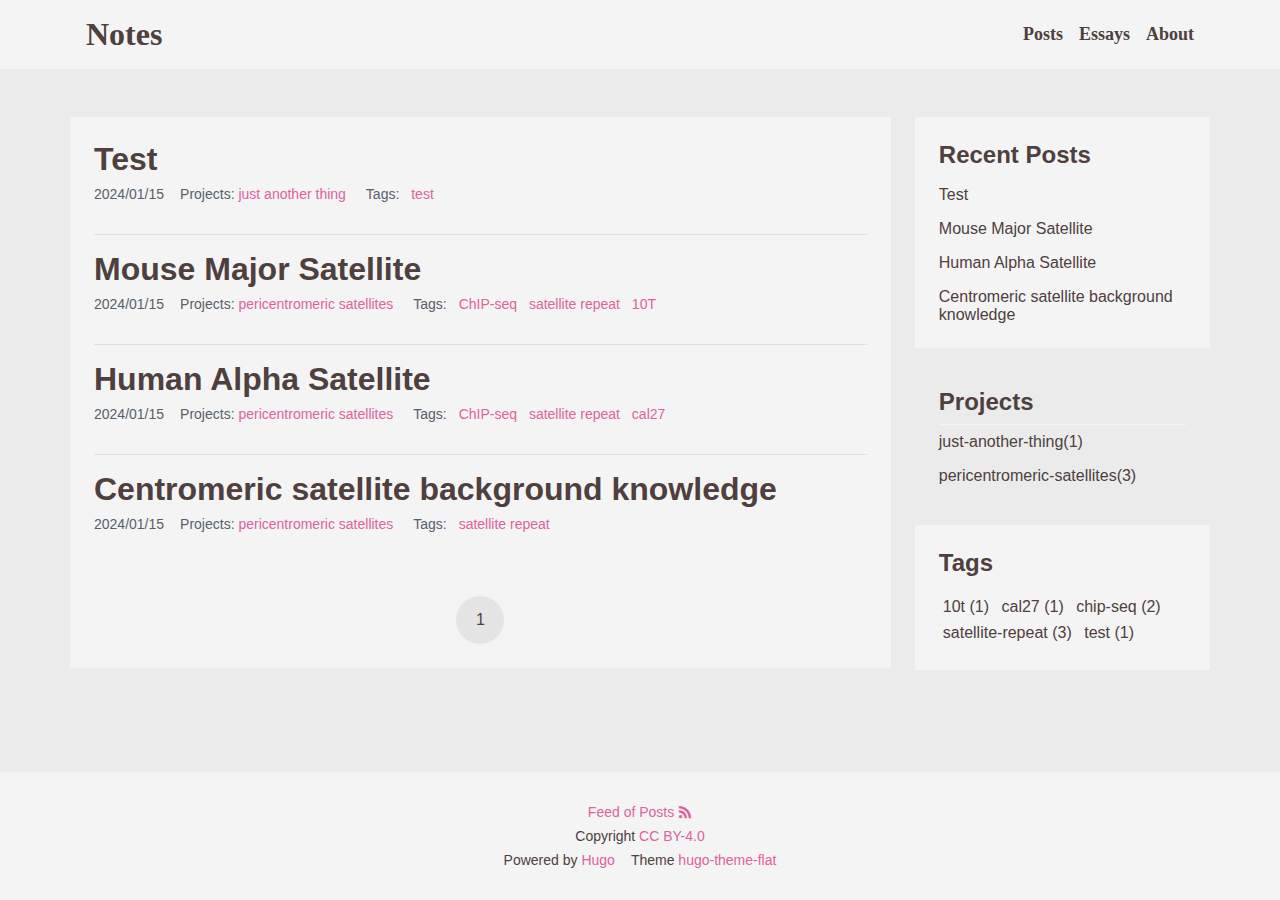
<file: index.html>
<!DOCTYPE html>
<html>
    <head>
	<meta name="generator" content="Hugo 0.121.2">
        <meta charset="utf-8">
<meta name="viewport" content="width=device-width,minimum-scale=1">




<title>Notes</title>
<link rel="canonical" href="https://xscapintime.github.io/">
<meta property="og:type" content="article" />
<meta property="og:title" content="Notes" />
<meta property="og:url" content="https://xscapintime.github.io/" />
<link rel="alternate" type="application/rss+xml" href="https://xscapintime.github.io/index.xml" title="Notes" />








<link rel="stylesheet" href="/lib/icofont/icofont.min.css" />
<link rel="stylesheet" href="/css/syntax.css" />
<link rel="stylesheet" href="/css/style.css" />
<link rel="shortcut icon" href="/images/favicon.ico" type="image/x-icon" />

    </head>

    <body>
        <header class="header-wrapper">
    <div class="header">
        <a class="site-title" href="https://xscapintime.github.io/">Notes</a>

        <nav class="menu">
            
                <div class="menu-item">
                    
                        <a href="/posts/">Posts</a>
                    
                </div>
            
                <div class="menu-item">
                    
                        <a href="/essays/">Essays</a>
                    
                </div>
            
                <div class="menu-item">
                    
                        <a href="">About</a>
                    
                </div>
            
        </nav>
    </div>
</header>

        <main class="main-wrapper">
            <div class="main">
                

<div class="max-wrapper">
    <div id="list-page">
        
        
        
            <section class="list-item">
                <h1 class="title"><a href="/posts/test/">Test</a></h1>

                <div class="tips">
                    <div class="date">
                        <time datetime="2024-01-15 13:20:04 -0500 EST">2024/01/15</time>
                    </div>

                    
                        <div class="projects">
                            <span>Projects:</span>
                            
                                <a href="/projects/just-another-thing">just another thing</a>
                            
                        </div>
                    

                    
                        <div class="tags">
                            <span>Tags:</span>
                            
                                <a href="/tags/test">test</a>
                            
                        </div>
                    
                </div>

                <div class="summary">
                    
                         
                    
                </div>
            </section>
        
            <section class="list-item">
                <h1 class="title"><a href="/posts/mouse_major_satellite/">Mouse Major Satellite</a></h1>

                <div class="tips">
                    <div class="date">
                        <time datetime="2024-01-15 11:45:52 -0500 EST">2024/01/15</time>
                    </div>

                    
                        <div class="projects">
                            <span>Projects:</span>
                            
                                <a href="/projects/pericentromeric-satellites">pericentromeric satellites</a>
                            
                        </div>
                    

                    
                        <div class="tags">
                            <span>Tags:</span>
                            
                                <a href="/tags/chip-seq">ChIP-seq</a>
                            
                                <a href="/tags/satellite-repeat">satellite repeat</a>
                            
                                <a href="/tags/10t">10T</a>
                            
                        </div>
                    
                </div>

                <div class="summary">
                    
                         
                    
                </div>
            </section>
        
            <section class="list-item">
                <h1 class="title"><a href="/posts/human_alpha_satellite/">Human Alpha Satellite</a></h1>

                <div class="tips">
                    <div class="date">
                        <time datetime="2024-01-15 11:45:42 -0500 EST">2024/01/15</time>
                    </div>

                    
                        <div class="projects">
                            <span>Projects:</span>
                            
                                <a href="/projects/pericentromeric-satellites">pericentromeric satellites</a>
                            
                        </div>
                    

                    
                        <div class="tags">
                            <span>Tags:</span>
                            
                                <a href="/tags/chip-seq">ChIP-seq</a>
                            
                                <a href="/tags/satellite-repeat">satellite repeat</a>
                            
                                <a href="/tags/cal27">cal27</a>
                            
                        </div>
                    
                </div>

                <div class="summary">
                    
                         
                    
                </div>
            </section>
        
            <section class="list-item">
                <h1 class="title"><a href="/posts/centromeric_satellite_background/">Centromeric satellite background knowledge</a></h1>

                <div class="tips">
                    <div class="date">
                        <time datetime="2024-01-15 10:40:02 -0500 EST">2024/01/15</time>
                    </div>

                    
                        <div class="projects">
                            <span>Projects:</span>
                            
                                <a href="/projects/pericentromeric-satellites">pericentromeric satellites</a>
                            
                        </div>
                    

                    
                        <div class="tags">
                            <span>Tags:</span>
                            
                                <a href="/tags/satellite-repeat">satellite repeat</a>
                            
                        </div>
                    
                </div>

                <div class="summary">
                    
                         
                    
                </div>
            </section>
        

    </div>
    

<nav class="pagination">

    
    
    
    
    
        
            
            

            
                <a class="enabled current" href="/">1</a>
            

        
    

</nav>
</div>

            </div>
            <div class="side">
                
                    <div class="side-recent">
    <h2 class="side-title">
        <a href="/posts/">Recent Posts</a>
    </h2>
    <hr />

    <ul>
        
            <li>
                <a href="/posts/test/">Test</a>
            </li>
        
            <li>
                <a href="/posts/mouse_major_satellite/">Mouse Major Satellite</a>
            </li>
        
            <li>
                <a href="/posts/human_alpha_satellite/">Human Alpha Satellite</a>
            </li>
        
            <li>
                <a href="/posts/centromeric_satellite_background/">Centromeric satellite background knowledge</a>
            </li>
        
    </ul>
</div>

                
                <div class="side-categories">
    <h2>Projects</h2>
    <hr />

    <ul>
        
            <li>
                <a href="/projects/just-another-thing">just-another-thing(1)</a>
            </li>
        
            <li>
                <a href="/projects/pericentromeric-satellites">pericentromeric-satellites(3)</a>
            </li>
        
    </ul>
</div>

                <div class="side-tags">
    <h2>Tags</h2>
    <hr />

    <ul>
        
            <li>
                <a href="/tags/10t">10t (1)</a>
            </li>
        
            <li>
                <a href="/tags/cal27">cal27 (1)</a>
            </li>
        
            <li>
                <a href="/tags/chip-seq">chip-seq (2)</a>
            </li>
        
            <li>
                <a href="/tags/satellite-repeat">satellite-repeat (3)</a>
            </li>
        
            <li>
                <a href="/tags/test">test (1)</a>
            </li>
        
    </ul>
</div>

            </div>
        </main>
        <footer class="footer">
    <div class="footer-row">
        
            
            
                <a class="footer-item" href="https://xscapintime.github.io/posts/index.xml">
                    Feed of Posts
                    <i class="icofont-rss"></i>
                </a>
            
        

        
    </div>

    
        <div class="footer-row">
            
                
                    <span class="footer-item">Copyright <a href="https://creativecommons.org/licenses/by/4.0/">CC BY-4.0</a></span>
                
            
        </div>
    
        <div class="footer-row">
            
                
                    <span class="footer-item">Powered by <a href="https://gohugo.io">Hugo</a></span>
                
            
                
                    <span class="footer-item">Theme <a href="https://git.leafee98.com/leafee98/hugo-theme-flat.git">hugo-theme-flat</a></span>
                
            
        </div>
    
</footer>

    </body>
</html>
</file>
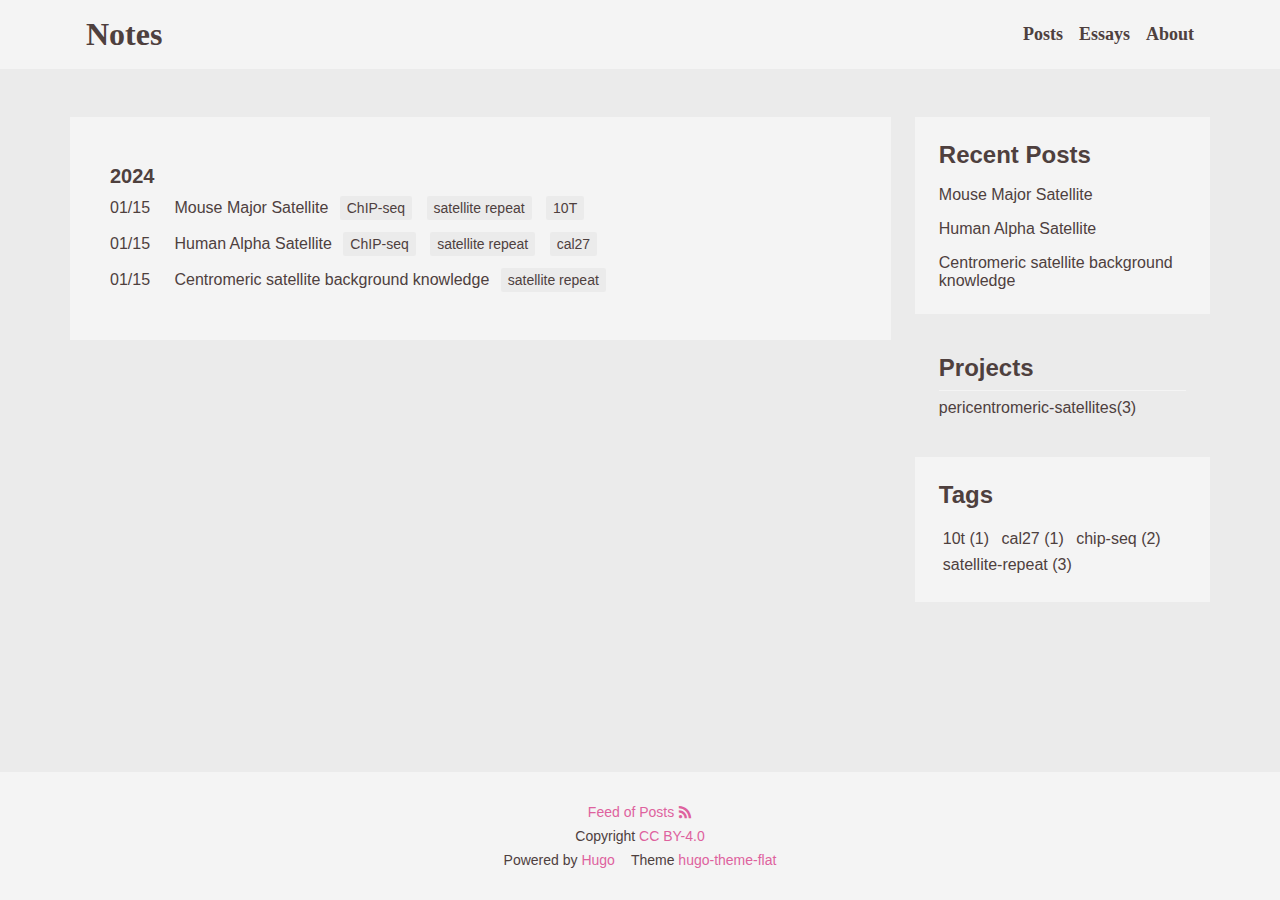
<file: posts/index.html>
<!DOCTYPE html>
<html>
    <head>
        <meta charset="utf-8">
<meta name="viewport" content="width=device-width,minimum-scale=1">




<title>Notes</title>
<link rel="canonical" href="https://xscapintime.github.io/posts/">
<meta property="og:type" content="article" />
<meta property="og:title" content="Notes" />
<meta property="og:url" content="https://xscapintime.github.io/posts/" />
<link rel="alternate" type="application/rss+xml" href="https://xscapintime.github.io/posts/index.xml" title="Notes" />








<link rel="stylesheet" href="/lib/icofont/icofont.min.css" />
<link rel="stylesheet" href="/css/syntax.css" />
<link rel="stylesheet" href="/css/style.css" />
<link rel="shortcut icon" href="/images/favicon.ico" type="image/x-icon" />

    </head>

    <body>
        <header class="header-wrapper">
    <div class="header">
        <a class="site-title" href="https://xscapintime.github.io/">Notes</a>

        <nav class="menu">
            
                <div class="menu-item">
                    
                        <a href="/posts/">Posts</a>
                    
                </div>
            
                <div class="menu-item">
                    
                        <a href="/essays/">Essays</a>
                    
                </div>
            
                <div class="menu-item">
                    
                        <a href="">About</a>
                    
                </div>
            
        </nav>
    </div>
</header>

        <main class="main-wrapper">
            <div class="main">
                

<div>
    

    <section id="archive">
        
            <div class="group">
                <h3 class="key">
                    2024
                </h3>

                
                    <div class="value">
                        <time class="date" datetime="2024-01-15 11:45:52 -0500 EST">01/15</time>

                        <div class="title">

                            <a href="https://xscapintime.github.io/posts/mouse_major_satellite/">Mouse Major Satellite</a>

                            
                                
                                    <a class="tags" href="/tags/chip-seq">ChIP-seq</a>
                                
                                    <a class="tags" href="/tags/satellite-repeat">satellite repeat</a>
                                
                                    <a class="tags" href="/tags/10t">10T</a>
                                
                            

                        </div>
                    </div>
                
                    <div class="value">
                        <time class="date" datetime="2024-01-15 11:45:42 -0500 EST">01/15</time>

                        <div class="title">

                            <a href="https://xscapintime.github.io/posts/human_alpha_satellite/">Human Alpha Satellite</a>

                            
                                
                                    <a class="tags" href="/tags/chip-seq">ChIP-seq</a>
                                
                                    <a class="tags" href="/tags/satellite-repeat">satellite repeat</a>
                                
                                    <a class="tags" href="/tags/cal27">cal27</a>
                                
                            

                        </div>
                    </div>
                
                    <div class="value">
                        <time class="date" datetime="2024-01-15 10:40:02 -0500 EST">01/15</time>

                        <div class="title">

                            <a href="https://xscapintime.github.io/posts/centromeric_satellite_background/">Centromeric satellite background knowledge</a>

                            
                                
                                    <a class="tags" href="/tags/satellite-repeat">satellite repeat</a>
                                
                            

                        </div>
                    </div>
                

            </div>
        

    </section>
</div>


            </div>
            <div class="side">
                
                    <div class="side-recent">
    <h2 class="side-title">
        <a href="/posts/">Recent Posts</a>
    </h2>
    <hr />

    <ul>
        
            <li>
                <a href="/posts/mouse_major_satellite/">Mouse Major Satellite</a>
            </li>
        
            <li>
                <a href="/posts/human_alpha_satellite/">Human Alpha Satellite</a>
            </li>
        
            <li>
                <a href="/posts/centromeric_satellite_background/">Centromeric satellite background knowledge</a>
            </li>
        
    </ul>
</div>

                
                <div class="side-categories">
    <h2>Projects</h2>
    <hr />

    <ul>
        
            <li>
                <a href="/projects/pericentromeric-satellites">pericentromeric-satellites(3)</a>
            </li>
        
    </ul>
</div>

                <div class="side-tags">
    <h2>Tags</h2>
    <hr />

    <ul>
        
            <li>
                <a href="/tags/10t">10t (1)</a>
            </li>
        
            <li>
                <a href="/tags/cal27">cal27 (1)</a>
            </li>
        
            <li>
                <a href="/tags/chip-seq">chip-seq (2)</a>
            </li>
        
            <li>
                <a href="/tags/satellite-repeat">satellite-repeat (3)</a>
            </li>
        
    </ul>
</div>

            </div>
        </main>
        <footer class="footer">
    <div class="footer-row">
        
            
            
                <a class="footer-item" href="https://xscapintime.github.io/posts/index.xml">
                    Feed of Posts
                    <i class="icofont-rss"></i>
                </a>
            
        

        
    </div>

    
        <div class="footer-row">
            
                
                    <span class="footer-item">Copyright <a href="https://creativecommons.org/licenses/by/4.0/">CC BY-4.0</a></span>
                
            
        </div>
    
        <div class="footer-row">
            
                
                    <span class="footer-item">Powered by <a href="https://gohugo.io">Hugo</a></span>
                
            
                
                    <span class="footer-item">Theme <a href="https://git.leafee98.com/leafee98/hugo-theme-flat.git">hugo-theme-flat</a></span>
                
            
        </div>
    
</footer>

    </body>
</html>
</file>
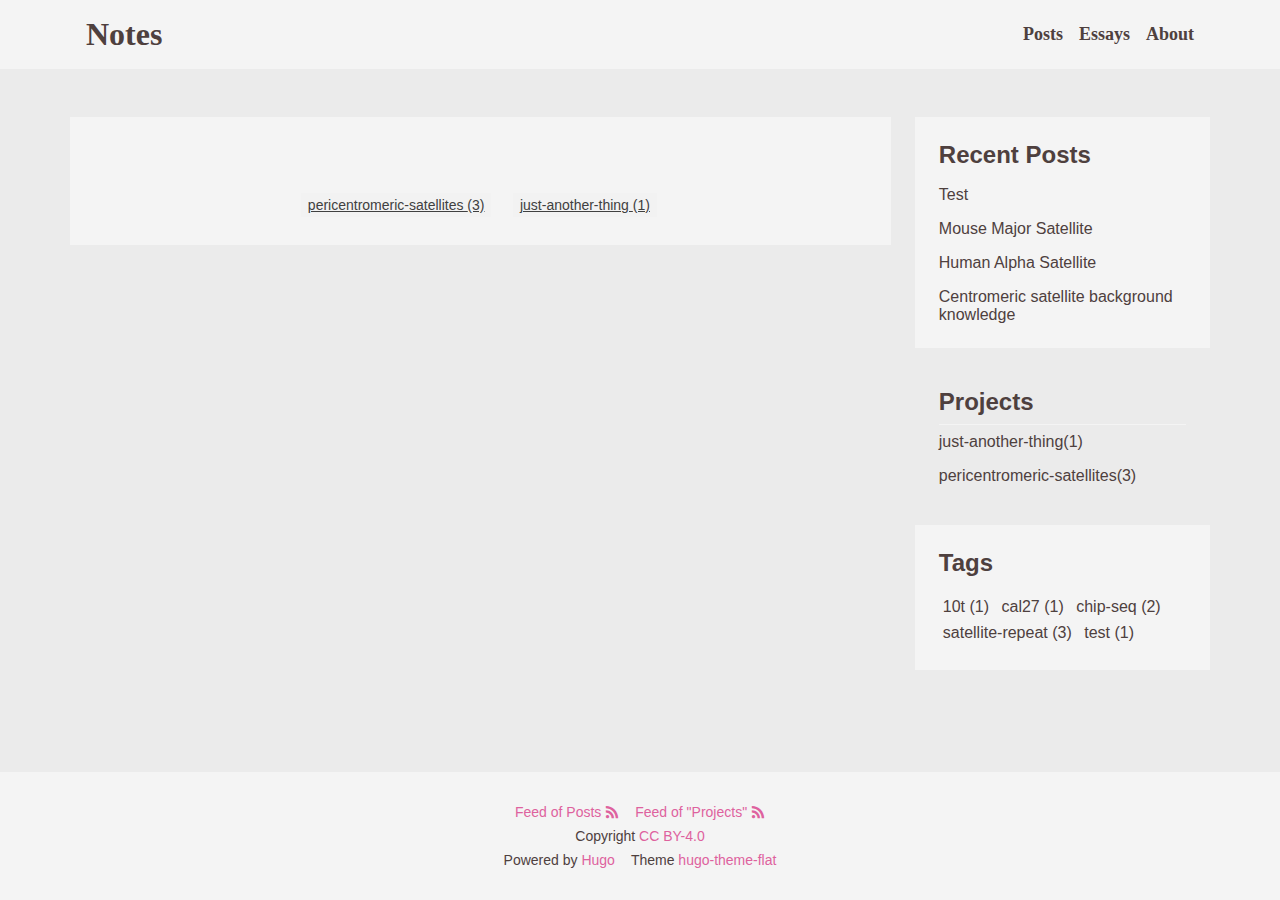
<file: projects/index.html>
<!DOCTYPE html>
<html>
    <head>
        <meta charset="utf-8">
<meta name="viewport" content="width=device-width,minimum-scale=1">




<title>Notes</title>
<link rel="canonical" href="https://xscapintime.github.io/projects/">
<meta property="og:type" content="article" />
<meta property="og:title" content="Notes" />
<meta property="og:url" content="https://xscapintime.github.io/projects/" />
<link rel="alternate" type="application/rss+xml" href="https://xscapintime.github.io/projects/index.xml" title="Notes" />








<link rel="stylesheet" href="/lib/icofont/icofont.min.css" />
<link rel="stylesheet" href="/css/syntax.css" />
<link rel="stylesheet" href="/css/style.css" />
<link rel="shortcut icon" href="/images/favicon.ico" type="image/x-icon" />

    </head>

    <body>
        <header class="header-wrapper">
    <div class="header">
        <a class="site-title" href="https://xscapintime.github.io/">Notes</a>

        <nav class="menu">
            
                <div class="menu-item">
                    
                        <a href="/posts/">Posts</a>
                    
                </div>
            
                <div class="menu-item">
                    
                        <a href="/essays/">Essays</a>
                    
                </div>
            
                <div class="menu-item">
                    
                        <a href="">About</a>
                    
                </div>
            
        </nav>
    </div>
</header>

        <main class="main-wrapper">
            <div class="main">
                
    <section id="tags">
        
        
            
                <span class="tag">
                    <a href="pericentromeric-satellites">
                        pericentromeric-satellites <span>(3)</span>
                    </a>
                </span>
            
        
            
                <span class="tag">
                    <a href="just-another-thing">
                        just-another-thing <span>(1)</span>
                    </a>
                </span>
            
        
    </section>

            </div>
            <div class="side">
                
                    <div class="side-recent">
    <h2 class="side-title">
        <a href="/posts/">Recent Posts</a>
    </h2>
    <hr />

    <ul>
        
            <li>
                <a href="/posts/test/">Test</a>
            </li>
        
            <li>
                <a href="/posts/mouse_major_satellite/">Mouse Major Satellite</a>
            </li>
        
            <li>
                <a href="/posts/human_alpha_satellite/">Human Alpha Satellite</a>
            </li>
        
            <li>
                <a href="/posts/centromeric_satellite_background/">Centromeric satellite background knowledge</a>
            </li>
        
    </ul>
</div>

                
                <div class="side-categories">
    <h2>Projects</h2>
    <hr />

    <ul>
        
            <li>
                <a href="/projects/just-another-thing">just-another-thing(1)</a>
            </li>
        
            <li>
                <a href="/projects/pericentromeric-satellites">pericentromeric-satellites(3)</a>
            </li>
        
    </ul>
</div>

                <div class="side-tags">
    <h2>Tags</h2>
    <hr />

    <ul>
        
            <li>
                <a href="/tags/10t">10t (1)</a>
            </li>
        
            <li>
                <a href="/tags/cal27">cal27 (1)</a>
            </li>
        
            <li>
                <a href="/tags/chip-seq">chip-seq (2)</a>
            </li>
        
            <li>
                <a href="/tags/satellite-repeat">satellite-repeat (3)</a>
            </li>
        
            <li>
                <a href="/tags/test">test (1)</a>
            </li>
        
    </ul>
</div>

            </div>
        </main>
        <footer class="footer">
    <div class="footer-row">
        
            
            
                <a class="footer-item" href="https://xscapintime.github.io/posts/index.xml">
                    Feed of Posts
                    <i class="icofont-rss"></i>
                </a>
            
        

        
            
            
                <a class="footer-item" href="https://xscapintime.github.io/projects/index.xml">
                    Feed of "Projects"
                    <i class="icofont-rss"></i>
                </a>
            
        
    </div>

    
        <div class="footer-row">
            
                
                    <span class="footer-item">Copyright <a href="https://creativecommons.org/licenses/by/4.0/">CC BY-4.0</a></span>
                
            
        </div>
    
        <div class="footer-row">
            
                
                    <span class="footer-item">Powered by <a href="https://gohugo.io">Hugo</a></span>
                
            
                
                    <span class="footer-item">Theme <a href="https://git.leafee98.com/leafee98/hugo-theme-flat.git">hugo-theme-flat</a></span>
                
            
        </div>
    
</footer>

    </body>
</html>
</file>
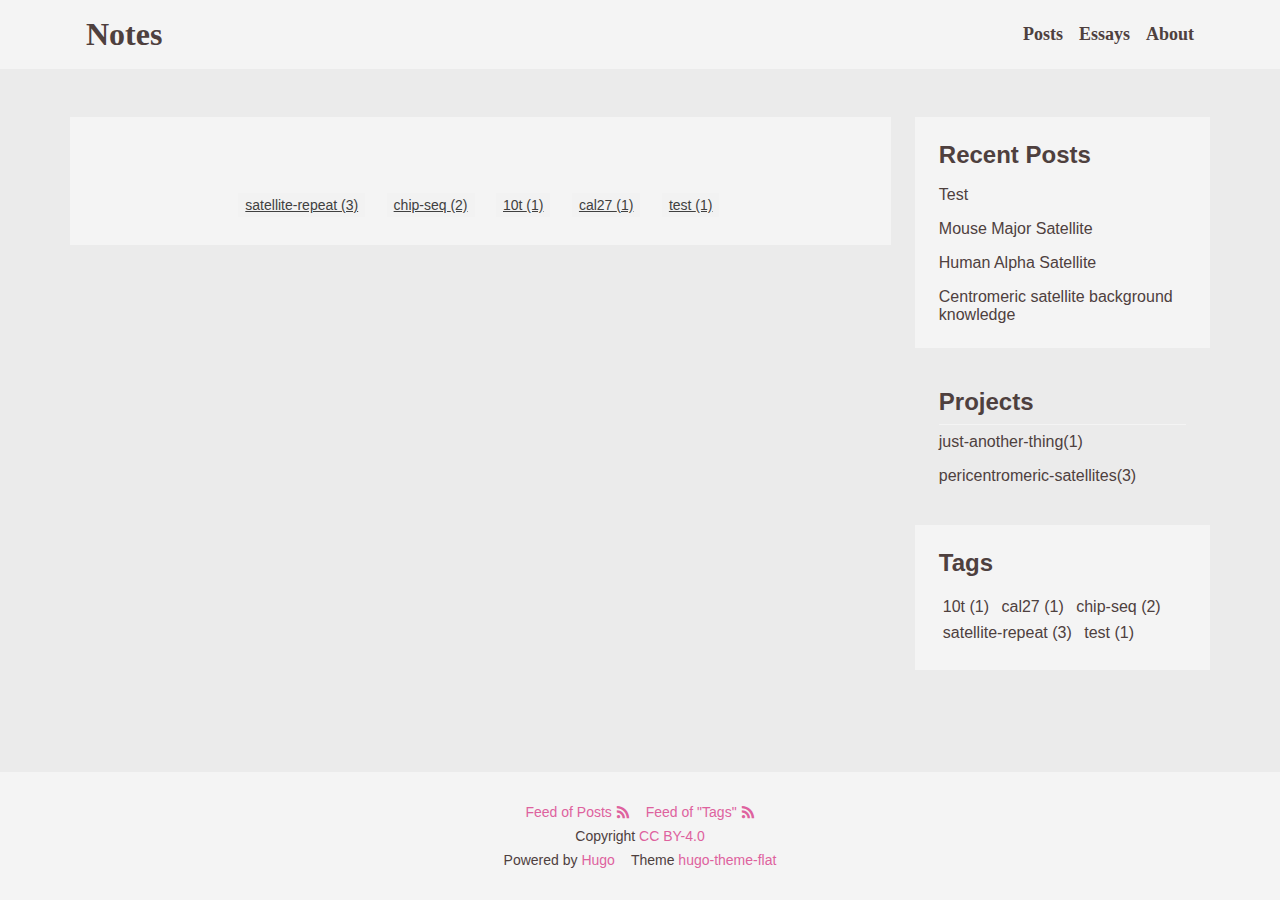
<file: tags/index.html>
<!DOCTYPE html>
<html>
    <head>
        <meta charset="utf-8">
<meta name="viewport" content="width=device-width,minimum-scale=1">




<title>Notes</title>
<link rel="canonical" href="https://xscapintime.github.io/tags/">
<meta property="og:type" content="article" />
<meta property="og:title" content="Notes" />
<meta property="og:url" content="https://xscapintime.github.io/tags/" />
<link rel="alternate" type="application/rss+xml" href="https://xscapintime.github.io/tags/index.xml" title="Notes" />








<link rel="stylesheet" href="/lib/icofont/icofont.min.css" />
<link rel="stylesheet" href="/css/syntax.css" />
<link rel="stylesheet" href="/css/style.css" />
<link rel="shortcut icon" href="/images/favicon.ico" type="image/x-icon" />

    </head>

    <body>
        <header class="header-wrapper">
    <div class="header">
        <a class="site-title" href="https://xscapintime.github.io/">Notes</a>

        <nav class="menu">
            
                <div class="menu-item">
                    
                        <a href="/posts/">Posts</a>
                    
                </div>
            
                <div class="menu-item">
                    
                        <a href="/essays/">Essays</a>
                    
                </div>
            
                <div class="menu-item">
                    
                        <a href="">About</a>
                    
                </div>
            
        </nav>
    </div>
</header>

        <main class="main-wrapper">
            <div class="main">
                
    <section id="tags">
        
        
            
                <span class="tag">
                    <a href="satellite-repeat">
                        satellite-repeat <span>(3)</span>
                    </a>
                </span>
            
        
            
                <span class="tag">
                    <a href="chip-seq">
                        chip-seq <span>(2)</span>
                    </a>
                </span>
            
        
            
                <span class="tag">
                    <a href="10t">
                        10t <span>(1)</span>
                    </a>
                </span>
            
        
            
                <span class="tag">
                    <a href="cal27">
                        cal27 <span>(1)</span>
                    </a>
                </span>
            
        
            
                <span class="tag">
                    <a href="test">
                        test <span>(1)</span>
                    </a>
                </span>
            
        
    </section>

            </div>
            <div class="side">
                
                    <div class="side-recent">
    <h2 class="side-title">
        <a href="/posts/">Recent Posts</a>
    </h2>
    <hr />

    <ul>
        
            <li>
                <a href="/posts/test/">Test</a>
            </li>
        
            <li>
                <a href="/posts/mouse_major_satellite/">Mouse Major Satellite</a>
            </li>
        
            <li>
                <a href="/posts/human_alpha_satellite/">Human Alpha Satellite</a>
            </li>
        
            <li>
                <a href="/posts/centromeric_satellite_background/">Centromeric satellite background knowledge</a>
            </li>
        
    </ul>
</div>

                
                <div class="side-categories">
    <h2>Projects</h2>
    <hr />

    <ul>
        
            <li>
                <a href="/projects/just-another-thing">just-another-thing(1)</a>
            </li>
        
            <li>
                <a href="/projects/pericentromeric-satellites">pericentromeric-satellites(3)</a>
            </li>
        
    </ul>
</div>

                <div class="side-tags">
    <h2>Tags</h2>
    <hr />

    <ul>
        
            <li>
                <a href="/tags/10t">10t (1)</a>
            </li>
        
            <li>
                <a href="/tags/cal27">cal27 (1)</a>
            </li>
        
            <li>
                <a href="/tags/chip-seq">chip-seq (2)</a>
            </li>
        
            <li>
                <a href="/tags/satellite-repeat">satellite-repeat (3)</a>
            </li>
        
            <li>
                <a href="/tags/test">test (1)</a>
            </li>
        
    </ul>
</div>

            </div>
        </main>
        <footer class="footer">
    <div class="footer-row">
        
            
            
                <a class="footer-item" href="https://xscapintime.github.io/posts/index.xml">
                    Feed of Posts
                    <i class="icofont-rss"></i>
                </a>
            
        

        
            
            
                <a class="footer-item" href="https://xscapintime.github.io/tags/index.xml">
                    Feed of "Tags"
                    <i class="icofont-rss"></i>
                </a>
            
        
    </div>

    
        <div class="footer-row">
            
                
                    <span class="footer-item">Copyright <a href="https://creativecommons.org/licenses/by/4.0/">CC BY-4.0</a></span>
                
            
        </div>
    
        <div class="footer-row">
            
                
                    <span class="footer-item">Powered by <a href="https://gohugo.io">Hugo</a></span>
                
            
                
                    <span class="footer-item">Theme <a href="https://git.leafee98.com/leafee98/hugo-theme-flat.git">hugo-theme-flat</a></span>
                
            
        </div>
    
</footer>

    </body>
</html>
</file>
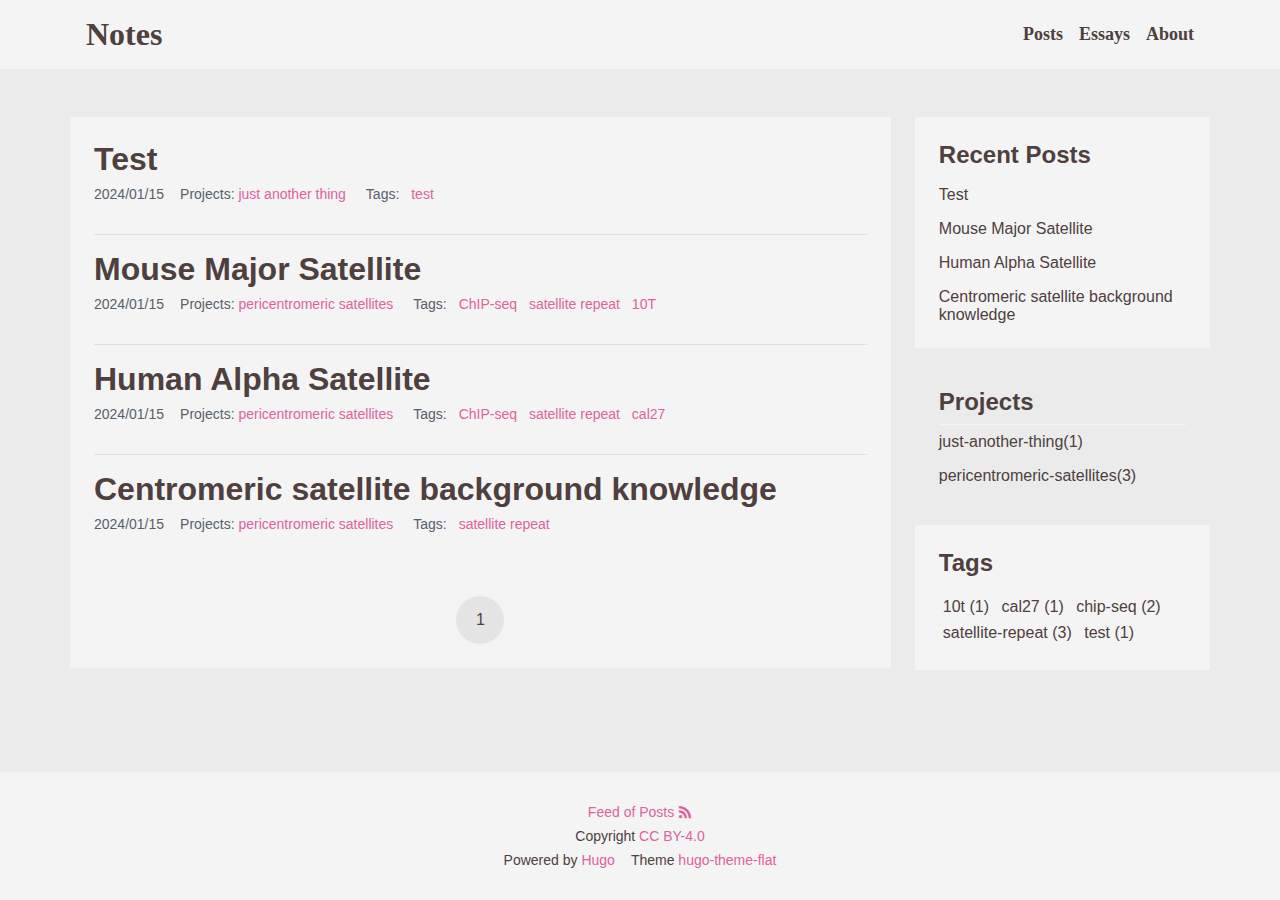
<file: page/1/index.html>
<!DOCTYPE html>
<html lang="en-us">
  <head>
    <title>https://xscapintime.github.io/</title>
    <link rel="canonical" href="https://xscapintime.github.io/">
    <meta name="robots" content="noindex">
    <meta charset="utf-8">
    <meta http-equiv="refresh" content="0; url=https://xscapintime.github.io/">
  </head>
</html>
</file>
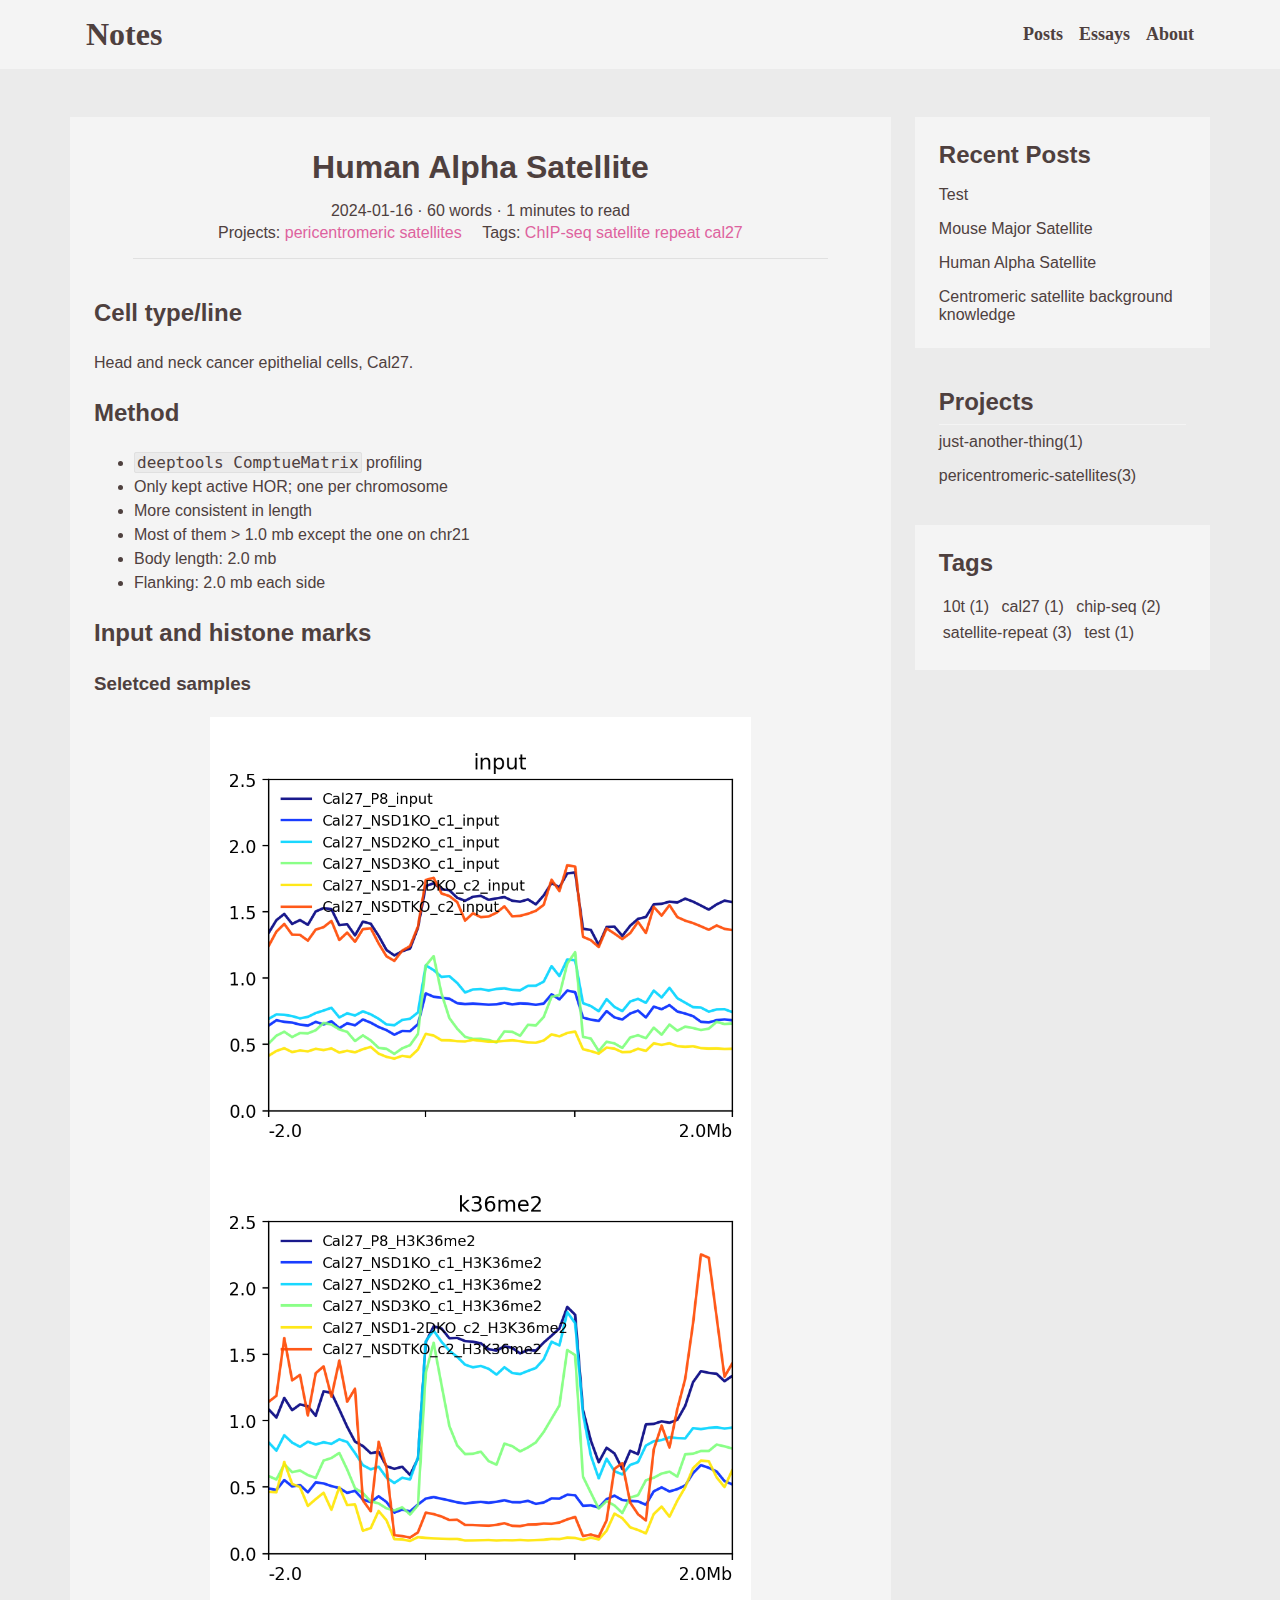
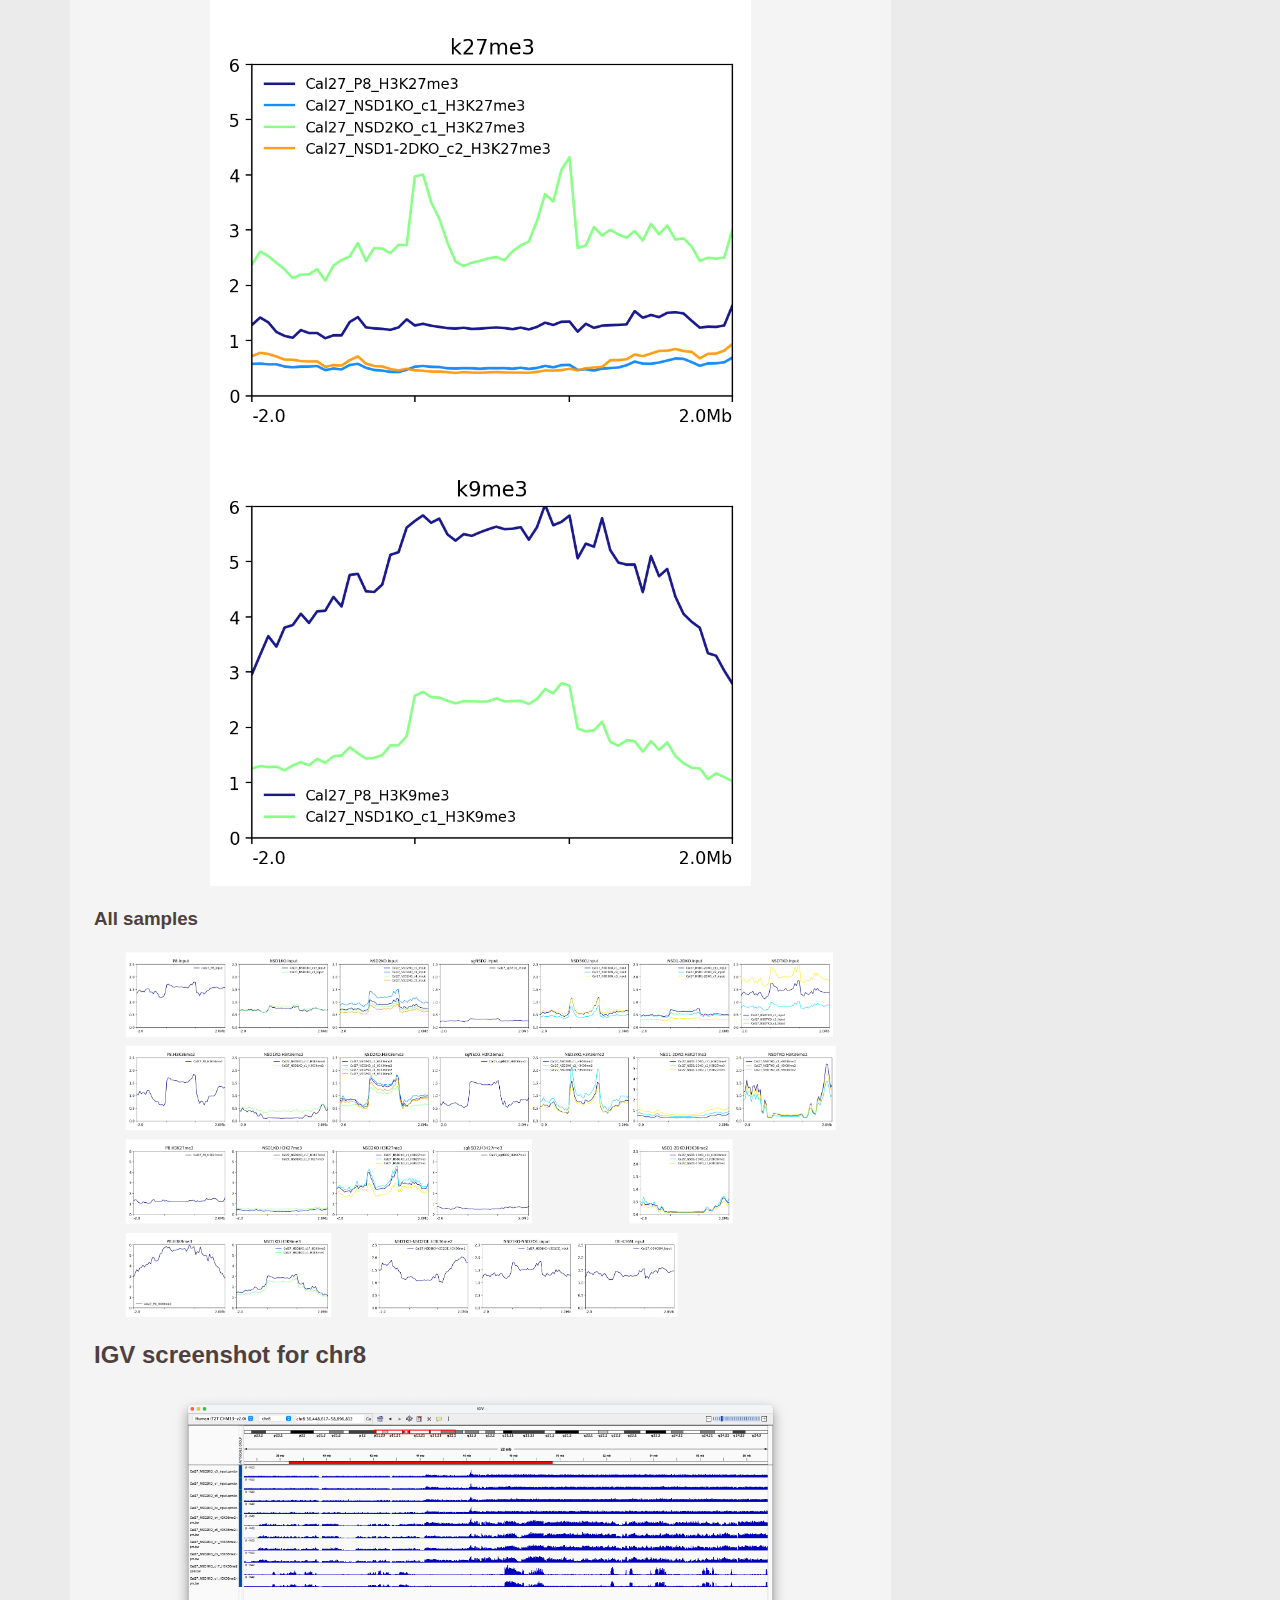
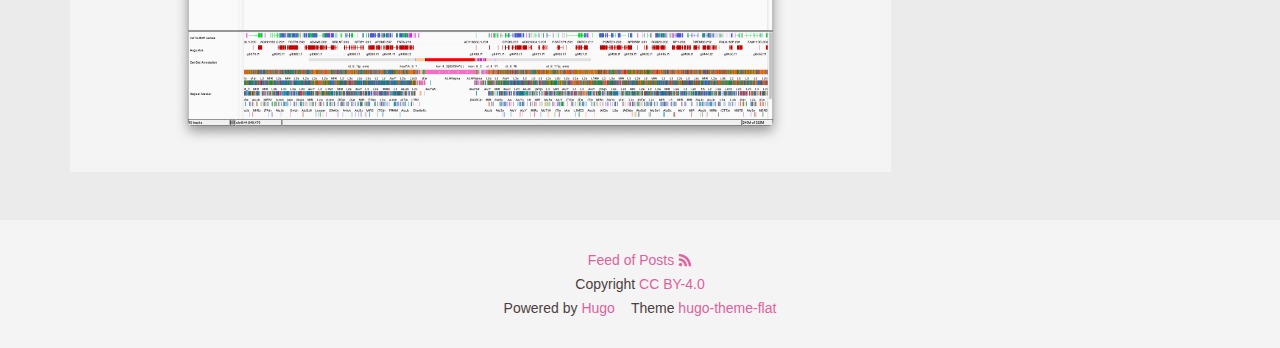
<file: posts/human_alpha_satellite/index.html>
<!DOCTYPE html>
<html>
    <head>
        <meta charset="utf-8">
<meta name="viewport" content="width=device-width,minimum-scale=1">




<title>Human Alpha Satellite | Notes</title>
<link rel="canonical" href="https://xscapintime.github.io/posts/human_alpha_satellite/">
<meta name="description" content=" " />
<meta property="og:type" content="article" />
<meta property="og:title" content="Human Alpha Satellite | Notes" />
<meta property="og:url" content="https://xscapintime.github.io/posts/human_alpha_satellite/" />
<meta property="og:description" content=" " />








<link rel="stylesheet" href="/lib/icofont/icofont.min.css" />
<link rel="stylesheet" href="/css/syntax.css" />
<link rel="stylesheet" href="/css/style.css" />
<link rel="shortcut icon" href="/images/favicon.ico" type="image/x-icon" />

    </head>

    <body>
        <header class="header-wrapper">
    <div class="header">
        <a class="site-title" href="https://xscapintime.github.io/">Notes</a>

        <nav class="menu">
            
                <div class="menu-item">
                    
                        <a href="/posts/">Posts</a>
                    
                </div>
            
                <div class="menu-item">
                    
                        <a href="/essays/">Essays</a>
                    
                </div>
            
                <div class="menu-item">
                    
                        <a href="">About</a>
                    
                </div>
            
        </nav>
    </div>
</header>

        <main class="main-wrapper">
            <div class="main">
                

<section class="single">
    <h1 class="title">Human Alpha Satellite</h1>

    <div class="tip">
        <time datetime="2024-01-16 16:10:36 -0500 EST">2024-01-16</time>
        
        <span class="split">·</span>
        <span> 60 words </span>
        <span class="split">·</span>
        <span>
            1 minutes to read
        </span>
    </div>

    <div class="taxonomies">
        
        <div>
            Projects:
            
                <a href="/projects/pericentromeric-satellites">pericentromeric satellites</a>
            
        </div>
        

        
            <div>
                Tags:
                
                    <a href="/tags/chip-seq">ChIP-seq</a>
                
                    <a href="/tags/satellite-repeat">satellite repeat</a>
                
                    <a href="/tags/cal27">cal27</a>
                
            </div>
        
    </div>

    <hr />

    <div class="content">
        <h2 id="cell-typeline">Cell type/line <a href="#cell-typeline" class="anchor">🔗</a></h2><p>Head and neck cancer epithelial cells, Cal27.</p>
<h2 id="method">Method <a href="#method" class="anchor">🔗</a></h2><ul>
<li><code>deeptools ComptueMatrix</code> profiling</li>
<li>Only kept active HOR; one per chromosome</li>
<li>More consistent in length</li>
<li>Most of them &gt; 1.0 mb except the one on chr21</li>
<li>Body length: 2.0 mb</li>
<li>Flanking: 2.0 mb each side</li>
</ul>
<h2 id="input-and-histone-marks">Input and histone marks <a href="#input-and-histone-marks" class="anchor">🔗</a></h2><h3 id="seletced-samples">Seletced samples <a href="#seletced-samples" class="anchor">🔗</a></h3><center><img src="assets/matrix.cal27_input.2mdist.100kbin.activehor.png" width="70%" /></center>
<center><img src="assets/matrix.cal27_k36me2.2mdist.100kbin.activehor.png" width="70%" /></center>
<center><img src="assets/matrix.cal27_k27me3.2mdist.100kbin.activehor.png" width="70%" /></center>
<center><img src="assets/matrix.cal27_k9me3.2mdist.100kbin.activehor.png" width="70%" /></center>
<h3 id="all-samples">All samples <a href="#all-samples" class="anchor">🔗</a></h3><p><img src="assets/Picture1.png" alt=""></p>
<h2 id="igv-screenshot-for-chr8">IGV screenshot for chr8 <a href="#igv-screenshot-for-chr8" class="anchor">🔗</a></h2><center><img src="assets/Screenshot 2024-01-03 at 13.44.33.png" width="80%" /></center>
    </div>

    
</section>


            </div>
            <div class="side">
                
                    <div class="side-recent">
    <h2 class="side-title">
        <a href="/posts/">Recent Posts</a>
    </h2>
    <hr />

    <ul>
        
            <li>
                <a href="/posts/test/">Test</a>
            </li>
        
            <li>
                <a href="/posts/mouse_major_satellite/">Mouse Major Satellite</a>
            </li>
        
            <li>
                <a href="/posts/human_alpha_satellite/">Human Alpha Satellite</a>
            </li>
        
            <li>
                <a href="/posts/centromeric_satellite_background/">Centromeric satellite background knowledge</a>
            </li>
        
    </ul>
</div>

                
                <div class="side-categories">
    <h2>Projects</h2>
    <hr />

    <ul>
        
            <li>
                <a href="/projects/just-another-thing">just-another-thing(1)</a>
            </li>
        
            <li>
                <a href="/projects/pericentromeric-satellites">pericentromeric-satellites(3)</a>
            </li>
        
    </ul>
</div>

                <div class="side-tags">
    <h2>Tags</h2>
    <hr />

    <ul>
        
            <li>
                <a href="/tags/10t">10t (1)</a>
            </li>
        
            <li>
                <a href="/tags/cal27">cal27 (1)</a>
            </li>
        
            <li>
                <a href="/tags/chip-seq">chip-seq (2)</a>
            </li>
        
            <li>
                <a href="/tags/satellite-repeat">satellite-repeat (3)</a>
            </li>
        
            <li>
                <a href="/tags/test">test (1)</a>
            </li>
        
    </ul>
</div>

            </div>
        </main>
        <footer class="footer">
    <div class="footer-row">
        
            
            
                <a class="footer-item" href="https://xscapintime.github.io/posts/index.xml">
                    Feed of Posts
                    <i class="icofont-rss"></i>
                </a>
            
        

        
            
            
        
    </div>

    
        <div class="footer-row">
            
                
                    <span class="footer-item">Copyright <a href="https://creativecommons.org/licenses/by/4.0/">CC BY-4.0</a></span>
                
            
        </div>
    
        <div class="footer-row">
            
                
                    <span class="footer-item">Powered by <a href="https://gohugo.io">Hugo</a></span>
                
            
                
                    <span class="footer-item">Theme <a href="https://git.leafee98.com/leafee98/hugo-theme-flat.git">hugo-theme-flat</a></span>
                
            
        </div>
    
</footer>

    </body>
</html>
</file>
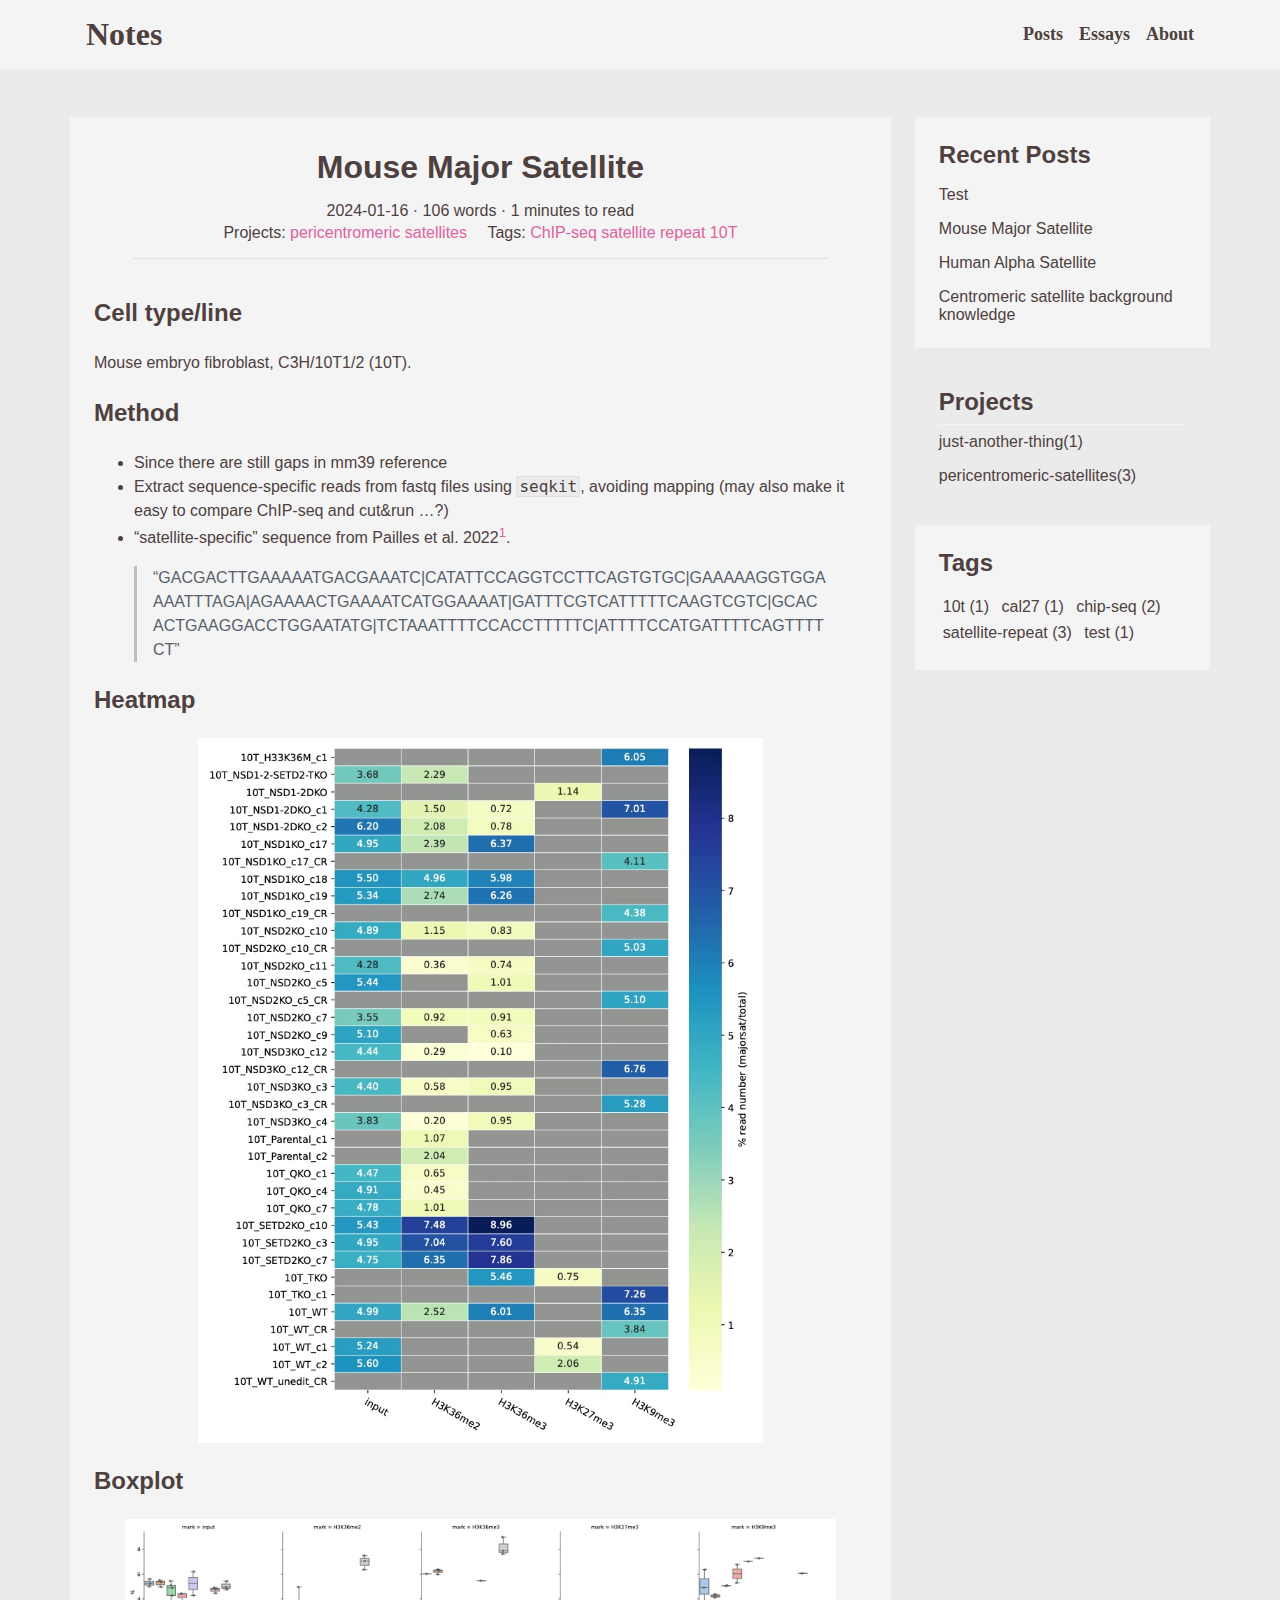
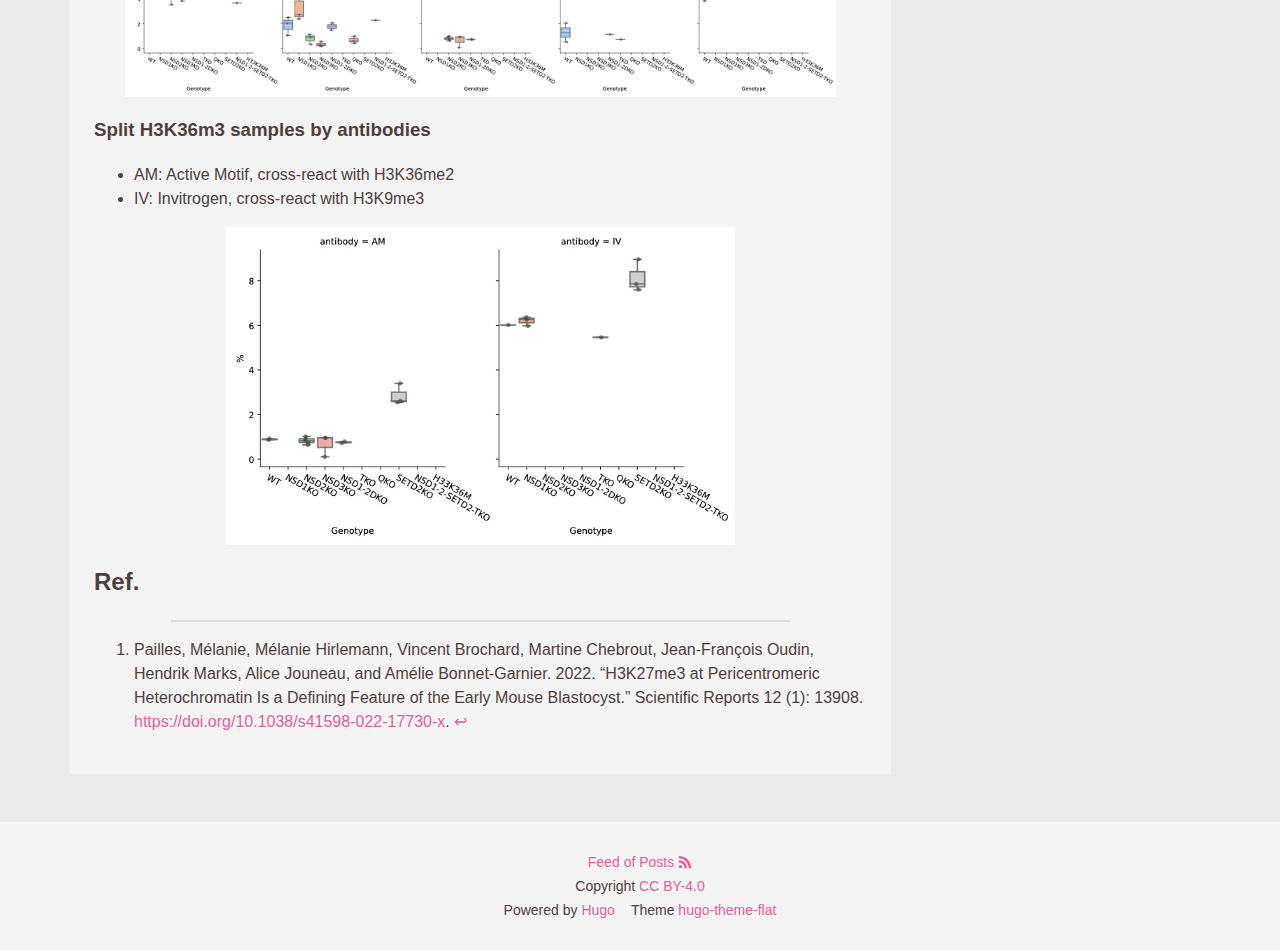
<file: posts/mouse_major_satellite/index.html>
<!DOCTYPE html>
<html>
    <head>
        <meta charset="utf-8">
<meta name="viewport" content="width=device-width,minimum-scale=1">




<title>Mouse Major Satellite | Notes</title>
<link rel="canonical" href="https://xscapintime.github.io/posts/mouse_major_satellite/">
<meta name="description" content=" " />
<meta property="og:type" content="article" />
<meta property="og:title" content="Mouse Major Satellite | Notes" />
<meta property="og:url" content="https://xscapintime.github.io/posts/mouse_major_satellite/" />
<meta property="og:description" content=" " />








<link rel="stylesheet" href="/lib/icofont/icofont.min.css" />
<link rel="stylesheet" href="/css/syntax.css" />
<link rel="stylesheet" href="/css/style.css" />
<link rel="shortcut icon" href="/images/favicon.ico" type="image/x-icon" />

    </head>

    <body>
        <header class="header-wrapper">
    <div class="header">
        <a class="site-title" href="https://xscapintime.github.io/">Notes</a>

        <nav class="menu">
            
                <div class="menu-item">
                    
                        <a href="/posts/">Posts</a>
                    
                </div>
            
                <div class="menu-item">
                    
                        <a href="/essays/">Essays</a>
                    
                </div>
            
                <div class="menu-item">
                    
                        <a href="">About</a>
                    
                </div>
            
        </nav>
    </div>
</header>

        <main class="main-wrapper">
            <div class="main">
                

<section class="single">
    <h1 class="title">Mouse Major Satellite</h1>

    <div class="tip">
        <time datetime="2024-01-16 16:10:36 -0500 EST">2024-01-16</time>
        
        <span class="split">·</span>
        <span> 106 words </span>
        <span class="split">·</span>
        <span>
            1 minutes to read
        </span>
    </div>

    <div class="taxonomies">
        
        <div>
            Projects:
            
                <a href="/projects/pericentromeric-satellites">pericentromeric satellites</a>
            
        </div>
        

        
            <div>
                Tags:
                
                    <a href="/tags/chip-seq">ChIP-seq</a>
                
                    <a href="/tags/satellite-repeat">satellite repeat</a>
                
                    <a href="/tags/10t">10T</a>
                
            </div>
        
    </div>

    <hr />

    <div class="content">
        <h2 id="cell-typeline">Cell type/line <a href="#cell-typeline" class="anchor">🔗</a></h2><p>Mouse embryo fibroblast, C3H/10T1/2 (10T).</p>
<h2 id="method">Method <a href="#method" class="anchor">🔗</a></h2><ul>
<li>Since there are still gaps in mm39 reference</li>
<li>Extract sequence-specific reads from fastq files using <code>seqkit</code>, avoiding mapping (may also make it easy to compare ChIP-seq and cut&amp;run …?)</li>
<li>“satellite-specific” sequence from Pailles et al. 2022<sup id="fnref:1"><a href="#fn:1" class="footnote-ref" role="doc-noteref">1</a></sup>.
<blockquote>
<p>“GACGACTTGAAAAATGACGAAATC|CATATTCCAGGTCCTTCAGTGTGC|GAAAAAGGTGGAAAATTTAGA|AGAAAACTGAAAATCATGGAAAAT|GATTTCGTCATTTTTCAAGTCGTC|GCACACTGAAGGACCTGGAATATG|TCTAAATTTTCCACCTTTTTC|ATTTTCCATGATTTTCAGTTTTCT”</p>
</blockquote>
</li>
</ul>
<h2 id="heatmap">Heatmap <a href="#heatmap" class="anchor">🔗</a></h2><center><img src="assets/17053397160584.jpg" style="zoom:70%;"/></center>
<h2 id="boxplot">Boxplot <a href="#boxplot" class="anchor">🔗</a></h2><center><img src="assets/17053397645021.jpg" style="zoom:70%;"/></center>
<h3 id="split-h3k36m3-samples-by-antibodies">Split H3K36m3 samples by antibodies <a href="#split-h3k36m3-samples-by-antibodies" class="anchor">🔗</a></h3><ul>
<li>AM: Active Motif, cross-react with H3K36me2</li>
<li>IV: Invitrogen, cross-react with H3K9me3</li>
</ul>
<center><img src="assets/17053398445975.jpg" style="zoom:70%;"/></center>
<h2 id="ref">Ref. <a href="#ref" class="anchor">🔗</a></h2><div class="footnotes" role="doc-endnotes">
<hr>
<ol>
<li id="fn:1">
<p>Pailles, Mélanie, Mélanie Hirlemann, Vincent Brochard, Martine Chebrout, Jean-François Oudin, Hendrik Marks, Alice Jouneau, and Amélie Bonnet-Garnier. 2022. “H3K27me3 at Pericentromeric Heterochromatin Is a Defining Feature of the Early Mouse Blastocyst.” Scientific Reports 12 (1): 13908. <a href="https://doi.org/10.1038/s41598-022-17730-x">https://doi.org/10.1038/s41598-022-17730-x</a>.&#160;<a href="#fnref:1" class="footnote-backref" role="doc-backlink">&#x21a9;&#xfe0e;</a></p>
</li>
</ol>
</div>

    </div>

    
</section>


            </div>
            <div class="side">
                
                    <div class="side-recent">
    <h2 class="side-title">
        <a href="/posts/">Recent Posts</a>
    </h2>
    <hr />

    <ul>
        
            <li>
                <a href="/posts/test/">Test</a>
            </li>
        
            <li>
                <a href="/posts/mouse_major_satellite/">Mouse Major Satellite</a>
            </li>
        
            <li>
                <a href="/posts/human_alpha_satellite/">Human Alpha Satellite</a>
            </li>
        
            <li>
                <a href="/posts/centromeric_satellite_background/">Centromeric satellite background knowledge</a>
            </li>
        
    </ul>
</div>

                
                <div class="side-categories">
    <h2>Projects</h2>
    <hr />

    <ul>
        
            <li>
                <a href="/projects/just-another-thing">just-another-thing(1)</a>
            </li>
        
            <li>
                <a href="/projects/pericentromeric-satellites">pericentromeric-satellites(3)</a>
            </li>
        
    </ul>
</div>

                <div class="side-tags">
    <h2>Tags</h2>
    <hr />

    <ul>
        
            <li>
                <a href="/tags/10t">10t (1)</a>
            </li>
        
            <li>
                <a href="/tags/cal27">cal27 (1)</a>
            </li>
        
            <li>
                <a href="/tags/chip-seq">chip-seq (2)</a>
            </li>
        
            <li>
                <a href="/tags/satellite-repeat">satellite-repeat (3)</a>
            </li>
        
            <li>
                <a href="/tags/test">test (1)</a>
            </li>
        
    </ul>
</div>

            </div>
        </main>
        <footer class="footer">
    <div class="footer-row">
        
            
            
                <a class="footer-item" href="https://xscapintime.github.io/posts/index.xml">
                    Feed of Posts
                    <i class="icofont-rss"></i>
                </a>
            
        

        
            
            
        
    </div>

    
        <div class="footer-row">
            
                
                    <span class="footer-item">Copyright <a href="https://creativecommons.org/licenses/by/4.0/">CC BY-4.0</a></span>
                
            
        </div>
    
        <div class="footer-row">
            
                
                    <span class="footer-item">Powered by <a href="https://gohugo.io">Hugo</a></span>
                
            
                
                    <span class="footer-item">Theme <a href="https://git.leafee98.com/leafee98/hugo-theme-flat.git">hugo-theme-flat</a></span>
                
            
        </div>
    
</footer>

    </body>
</html>
</file>
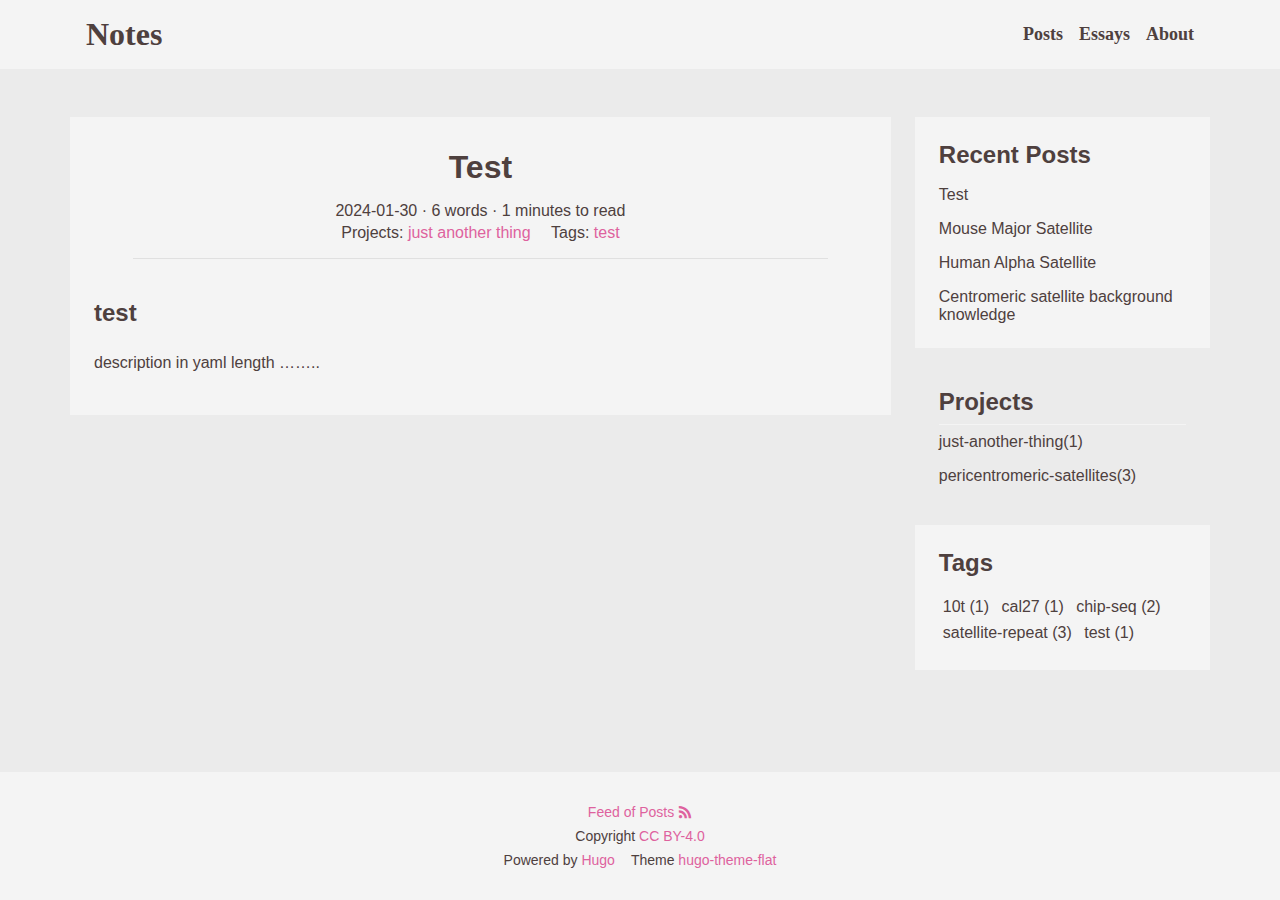
<file: posts/test/index.html>
<!DOCTYPE html>
<html>
    <head>
        <meta charset="utf-8">
<meta name="viewport" content="width=device-width,minimum-scale=1">




<title>Test | Notes</title>
<link rel="canonical" href="https://xscapintime.github.io/posts/test/">
<meta name="description" content=" " />
<meta property="og:type" content="article" />
<meta property="og:title" content="Test | Notes" />
<meta property="og:url" content="https://xscapintime.github.io/posts/test/" />
<meta property="og:description" content=" " />








<link rel="stylesheet" href="/lib/icofont/icofont.min.css" />
<link rel="stylesheet" href="/css/syntax.css" />
<link rel="stylesheet" href="/css/style.css" />
<link rel="shortcut icon" href="/images/favicon.ico" type="image/x-icon" />

    </head>

    <body>
        <header class="header-wrapper">
    <div class="header">
        <a class="site-title" href="https://xscapintime.github.io/">Notes</a>

        <nav class="menu">
            
                <div class="menu-item">
                    
                        <a href="/posts/">Posts</a>
                    
                </div>
            
                <div class="menu-item">
                    
                        <a href="/essays/">Essays</a>
                    
                </div>
            
                <div class="menu-item">
                    
                        <a href="">About</a>
                    
                </div>
            
        </nav>
    </div>
</header>

        <main class="main-wrapper">
            <div class="main">
                

<section class="single">
    <h1 class="title">Test</h1>

    <div class="tip">
        <time datetime="2024-01-30 12:17:31 -0500 EST">2024-01-30</time>
        
        <span class="split">·</span>
        <span> 6 words </span>
        <span class="split">·</span>
        <span>
            1 minutes to read
        </span>
    </div>

    <div class="taxonomies">
        
        <div>
            Projects:
            
                <a href="/projects/just-another-thing">just another thing</a>
            
        </div>
        

        
            <div>
                Tags:
                
                    <a href="/tags/test">test</a>
                
            </div>
        
    </div>

    <hr />

    <div class="content">
        <h2 id="test">test <a href="#test" class="anchor">🔗</a></h2><p>description in yaml length &hellip;&hellip;..</p>

    </div>

    
</section>


            </div>
            <div class="side">
                
                    <div class="side-recent">
    <h2 class="side-title">
        <a href="/posts/">Recent Posts</a>
    </h2>
    <hr />

    <ul>
        
            <li>
                <a href="/posts/test/">Test</a>
            </li>
        
            <li>
                <a href="/posts/mouse_major_satellite/">Mouse Major Satellite</a>
            </li>
        
            <li>
                <a href="/posts/human_alpha_satellite/">Human Alpha Satellite</a>
            </li>
        
            <li>
                <a href="/posts/centromeric_satellite_background/">Centromeric satellite background knowledge</a>
            </li>
        
    </ul>
</div>

                
                <div class="side-categories">
    <h2>Projects</h2>
    <hr />

    <ul>
        
            <li>
                <a href="/projects/just-another-thing">just-another-thing(1)</a>
            </li>
        
            <li>
                <a href="/projects/pericentromeric-satellites">pericentromeric-satellites(3)</a>
            </li>
        
    </ul>
</div>

                <div class="side-tags">
    <h2>Tags</h2>
    <hr />

    <ul>
        
            <li>
                <a href="/tags/10t">10t (1)</a>
            </li>
        
            <li>
                <a href="/tags/cal27">cal27 (1)</a>
            </li>
        
            <li>
                <a href="/tags/chip-seq">chip-seq (2)</a>
            </li>
        
            <li>
                <a href="/tags/satellite-repeat">satellite-repeat (3)</a>
            </li>
        
            <li>
                <a href="/tags/test">test (1)</a>
            </li>
        
    </ul>
</div>

            </div>
        </main>
        <footer class="footer">
    <div class="footer-row">
        
            
            
                <a class="footer-item" href="https://xscapintime.github.io/posts/index.xml">
                    Feed of Posts
                    <i class="icofont-rss"></i>
                </a>
            
        

        
            
            
        
    </div>

    
        <div class="footer-row">
            
                
                    <span class="footer-item">Copyright <a href="https://creativecommons.org/licenses/by/4.0/">CC BY-4.0</a></span>
                
            
        </div>
    
        <div class="footer-row">
            
                
                    <span class="footer-item">Powered by <a href="https://gohugo.io">Hugo</a></span>
                
            
                
                    <span class="footer-item">Theme <a href="https://git.leafee98.com/leafee98/hugo-theme-flat.git">hugo-theme-flat</a></span>
                
            
        </div>
    
</footer>

    </body>
</html>
</file>
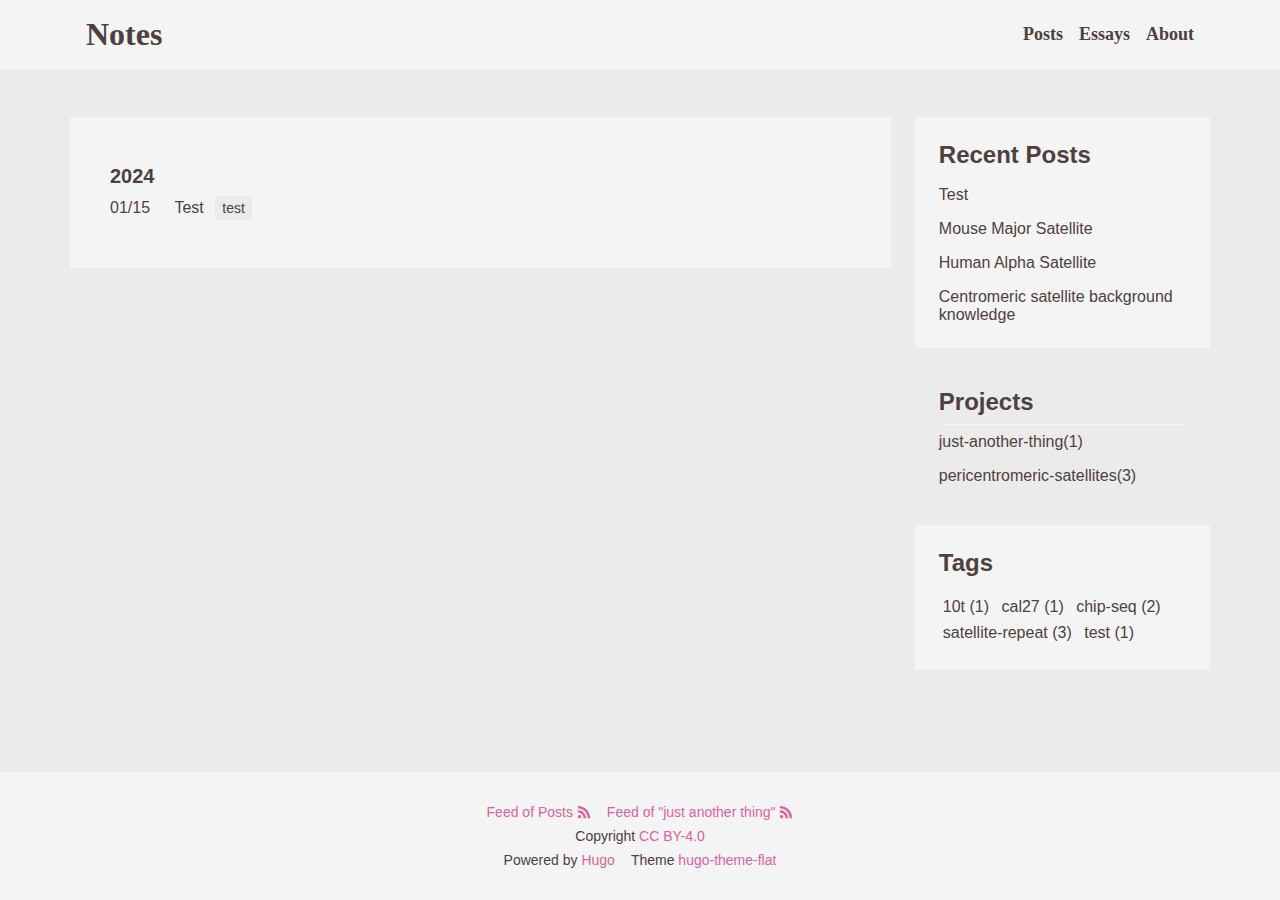
<file: projects/just-another-thing/index.html>
<!DOCTYPE html>
<html>
    <head>
        <meta charset="utf-8">
<meta name="viewport" content="width=device-width,minimum-scale=1">




<title>just another thing | Notes</title>
<link rel="canonical" href="https://xscapintime.github.io/projects/just-another-thing/">
<meta property="og:type" content="article" />
<meta property="og:title" content="just another thing | Notes" />
<meta property="og:url" content="https://xscapintime.github.io/projects/just-another-thing/" />
<link rel="alternate" type="application/rss+xml" href="https://xscapintime.github.io/projects/just-another-thing/index.xml" title="Notes" />








<link rel="stylesheet" href="/lib/icofont/icofont.min.css" />
<link rel="stylesheet" href="/css/syntax.css" />
<link rel="stylesheet" href="/css/style.css" />
<link rel="shortcut icon" href="/images/favicon.ico" type="image/x-icon" />

    </head>

    <body>
        <header class="header-wrapper">
    <div class="header">
        <a class="site-title" href="https://xscapintime.github.io/">Notes</a>

        <nav class="menu">
            
                <div class="menu-item">
                    
                        <a href="/posts/">Posts</a>
                    
                </div>
            
                <div class="menu-item">
                    
                        <a href="/essays/">Essays</a>
                    
                </div>
            
                <div class="menu-item">
                    
                        <a href="">About</a>
                    
                </div>
            
        </nav>
    </div>
</header>

        <main class="main-wrapper">
            <div class="main">
                

<div>
    

    <section id="archive">
        
            <div class="group">
                <h3 class="key">
                    2024
                </h3>

                
                    <div class="value">
                        <time class="date" datetime="2024-01-15 13:20:04 -0500 EST">01/15</time>

                        <div class="title">

                            <a href="https://xscapintime.github.io/posts/test/">Test</a>

                            
                                
                                    <a class="tags" href="/tags/test">test</a>
                                
                            

                        </div>
                    </div>
                

            </div>
        

    </section>
</div>


            </div>
            <div class="side">
                
                    <div class="side-recent">
    <h2 class="side-title">
        <a href="/posts/">Recent Posts</a>
    </h2>
    <hr />

    <ul>
        
            <li>
                <a href="/posts/test/">Test</a>
            </li>
        
            <li>
                <a href="/posts/mouse_major_satellite/">Mouse Major Satellite</a>
            </li>
        
            <li>
                <a href="/posts/human_alpha_satellite/">Human Alpha Satellite</a>
            </li>
        
            <li>
                <a href="/posts/centromeric_satellite_background/">Centromeric satellite background knowledge</a>
            </li>
        
    </ul>
</div>

                
                <div class="side-categories">
    <h2>Projects</h2>
    <hr />

    <ul>
        
            <li>
                <a href="/projects/just-another-thing">just-another-thing(1)</a>
            </li>
        
            <li>
                <a href="/projects/pericentromeric-satellites">pericentromeric-satellites(3)</a>
            </li>
        
    </ul>
</div>

                <div class="side-tags">
    <h2>Tags</h2>
    <hr />

    <ul>
        
            <li>
                <a href="/tags/10t">10t (1)</a>
            </li>
        
            <li>
                <a href="/tags/cal27">cal27 (1)</a>
            </li>
        
            <li>
                <a href="/tags/chip-seq">chip-seq (2)</a>
            </li>
        
            <li>
                <a href="/tags/satellite-repeat">satellite-repeat (3)</a>
            </li>
        
            <li>
                <a href="/tags/test">test (1)</a>
            </li>
        
    </ul>
</div>

            </div>
        </main>
        <footer class="footer">
    <div class="footer-row">
        
            
            
                <a class="footer-item" href="https://xscapintime.github.io/posts/index.xml">
                    Feed of Posts
                    <i class="icofont-rss"></i>
                </a>
            
        

        
            
            
                <a class="footer-item" href="https://xscapintime.github.io/projects/just-another-thing/index.xml">
                    Feed of "just another thing"
                    <i class="icofont-rss"></i>
                </a>
            
        
    </div>

    
        <div class="footer-row">
            
                
                    <span class="footer-item">Copyright <a href="https://creativecommons.org/licenses/by/4.0/">CC BY-4.0</a></span>
                
            
        </div>
    
        <div class="footer-row">
            
                
                    <span class="footer-item">Powered by <a href="https://gohugo.io">Hugo</a></span>
                
            
                
                    <span class="footer-item">Theme <a href="https://git.leafee98.com/leafee98/hugo-theme-flat.git">hugo-theme-flat</a></span>
                
            
        </div>
    
</footer>

    </body>
</html>
</file>
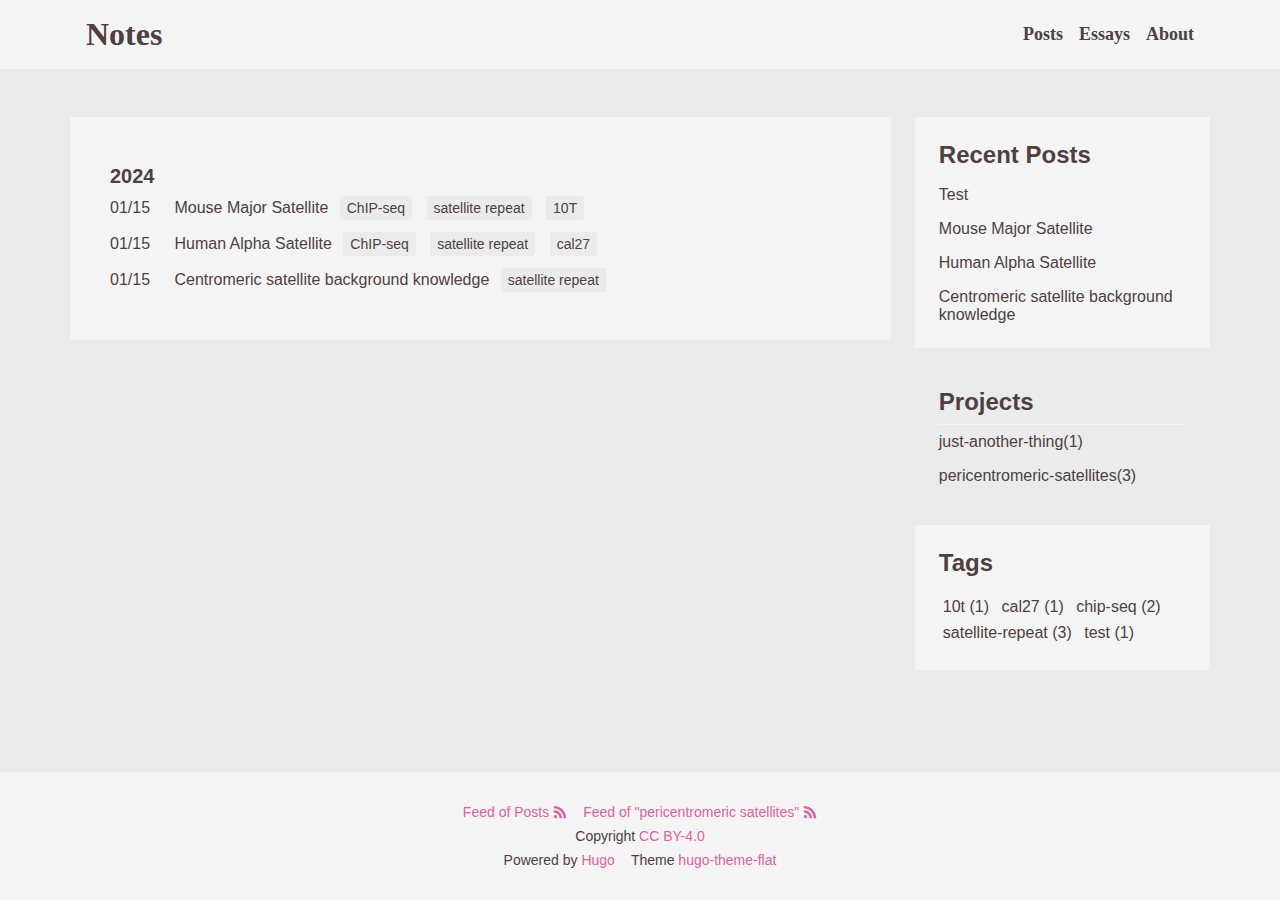
<file: projects/pericentromeric-satellites/index.html>
<!DOCTYPE html>
<html>
    <head>
        <meta charset="utf-8">
<meta name="viewport" content="width=device-width,minimum-scale=1">




<title>pericentromeric satellites | Notes</title>
<link rel="canonical" href="https://xscapintime.github.io/projects/pericentromeric-satellites/">
<meta property="og:type" content="article" />
<meta property="og:title" content="pericentromeric satellites | Notes" />
<meta property="og:url" content="https://xscapintime.github.io/projects/pericentromeric-satellites/" />
<link rel="alternate" type="application/rss+xml" href="https://xscapintime.github.io/projects/pericentromeric-satellites/index.xml" title="Notes" />








<link rel="stylesheet" href="/lib/icofont/icofont.min.css" />
<link rel="stylesheet" href="/css/syntax.css" />
<link rel="stylesheet" href="/css/style.css" />
<link rel="shortcut icon" href="/images/favicon.ico" type="image/x-icon" />

    </head>

    <body>
        <header class="header-wrapper">
    <div class="header">
        <a class="site-title" href="https://xscapintime.github.io/">Notes</a>

        <nav class="menu">
            
                <div class="menu-item">
                    
                        <a href="/posts/">Posts</a>
                    
                </div>
            
                <div class="menu-item">
                    
                        <a href="/essays/">Essays</a>
                    
                </div>
            
                <div class="menu-item">
                    
                        <a href="">About</a>
                    
                </div>
            
        </nav>
    </div>
</header>

        <main class="main-wrapper">
            <div class="main">
                

<div>
    

    <section id="archive">
        
            <div class="group">
                <h3 class="key">
                    2024
                </h3>

                
                    <div class="value">
                        <time class="date" datetime="2024-01-15 11:45:52 -0500 EST">01/15</time>

                        <div class="title">

                            <a href="https://xscapintime.github.io/posts/mouse_major_satellite/">Mouse Major Satellite</a>

                            
                                
                                    <a class="tags" href="/tags/chip-seq">ChIP-seq</a>
                                
                                    <a class="tags" href="/tags/satellite-repeat">satellite repeat</a>
                                
                                    <a class="tags" href="/tags/10t">10T</a>
                                
                            

                        </div>
                    </div>
                
                    <div class="value">
                        <time class="date" datetime="2024-01-15 11:45:42 -0500 EST">01/15</time>

                        <div class="title">

                            <a href="https://xscapintime.github.io/posts/human_alpha_satellite/">Human Alpha Satellite</a>

                            
                                
                                    <a class="tags" href="/tags/chip-seq">ChIP-seq</a>
                                
                                    <a class="tags" href="/tags/satellite-repeat">satellite repeat</a>
                                
                                    <a class="tags" href="/tags/cal27">cal27</a>
                                
                            

                        </div>
                    </div>
                
                    <div class="value">
                        <time class="date" datetime="2024-01-15 10:40:02 -0500 EST">01/15</time>

                        <div class="title">

                            <a href="https://xscapintime.github.io/posts/centromeric_satellite_background/">Centromeric satellite background knowledge</a>

                            
                                
                                    <a class="tags" href="/tags/satellite-repeat">satellite repeat</a>
                                
                            

                        </div>
                    </div>
                

            </div>
        

    </section>
</div>


            </div>
            <div class="side">
                
                    <div class="side-recent">
    <h2 class="side-title">
        <a href="/posts/">Recent Posts</a>
    </h2>
    <hr />

    <ul>
        
            <li>
                <a href="/posts/test/">Test</a>
            </li>
        
            <li>
                <a href="/posts/mouse_major_satellite/">Mouse Major Satellite</a>
            </li>
        
            <li>
                <a href="/posts/human_alpha_satellite/">Human Alpha Satellite</a>
            </li>
        
            <li>
                <a href="/posts/centromeric_satellite_background/">Centromeric satellite background knowledge</a>
            </li>
        
    </ul>
</div>

                
                <div class="side-categories">
    <h2>Projects</h2>
    <hr />

    <ul>
        
            <li>
                <a href="/projects/just-another-thing">just-another-thing(1)</a>
            </li>
        
            <li>
                <a href="/projects/pericentromeric-satellites">pericentromeric-satellites(3)</a>
            </li>
        
    </ul>
</div>

                <div class="side-tags">
    <h2>Tags</h2>
    <hr />

    <ul>
        
            <li>
                <a href="/tags/10t">10t (1)</a>
            </li>
        
            <li>
                <a href="/tags/cal27">cal27 (1)</a>
            </li>
        
            <li>
                <a href="/tags/chip-seq">chip-seq (2)</a>
            </li>
        
            <li>
                <a href="/tags/satellite-repeat">satellite-repeat (3)</a>
            </li>
        
            <li>
                <a href="/tags/test">test (1)</a>
            </li>
        
    </ul>
</div>

            </div>
        </main>
        <footer class="footer">
    <div class="footer-row">
        
            
            
                <a class="footer-item" href="https://xscapintime.github.io/posts/index.xml">
                    Feed of Posts
                    <i class="icofont-rss"></i>
                </a>
            
        

        
            
            
                <a class="footer-item" href="https://xscapintime.github.io/projects/pericentromeric-satellites/index.xml">
                    Feed of "pericentromeric satellites"
                    <i class="icofont-rss"></i>
                </a>
            
        
    </div>

    
        <div class="footer-row">
            
                
                    <span class="footer-item">Copyright <a href="https://creativecommons.org/licenses/by/4.0/">CC BY-4.0</a></span>
                
            
        </div>
    
        <div class="footer-row">
            
                
                    <span class="footer-item">Powered by <a href="https://gohugo.io">Hugo</a></span>
                
            
                
                    <span class="footer-item">Theme <a href="https://git.leafee98.com/leafee98/hugo-theme-flat.git">hugo-theme-flat</a></span>
                
            
        </div>
    
</footer>

    </body>
</html>
</file>
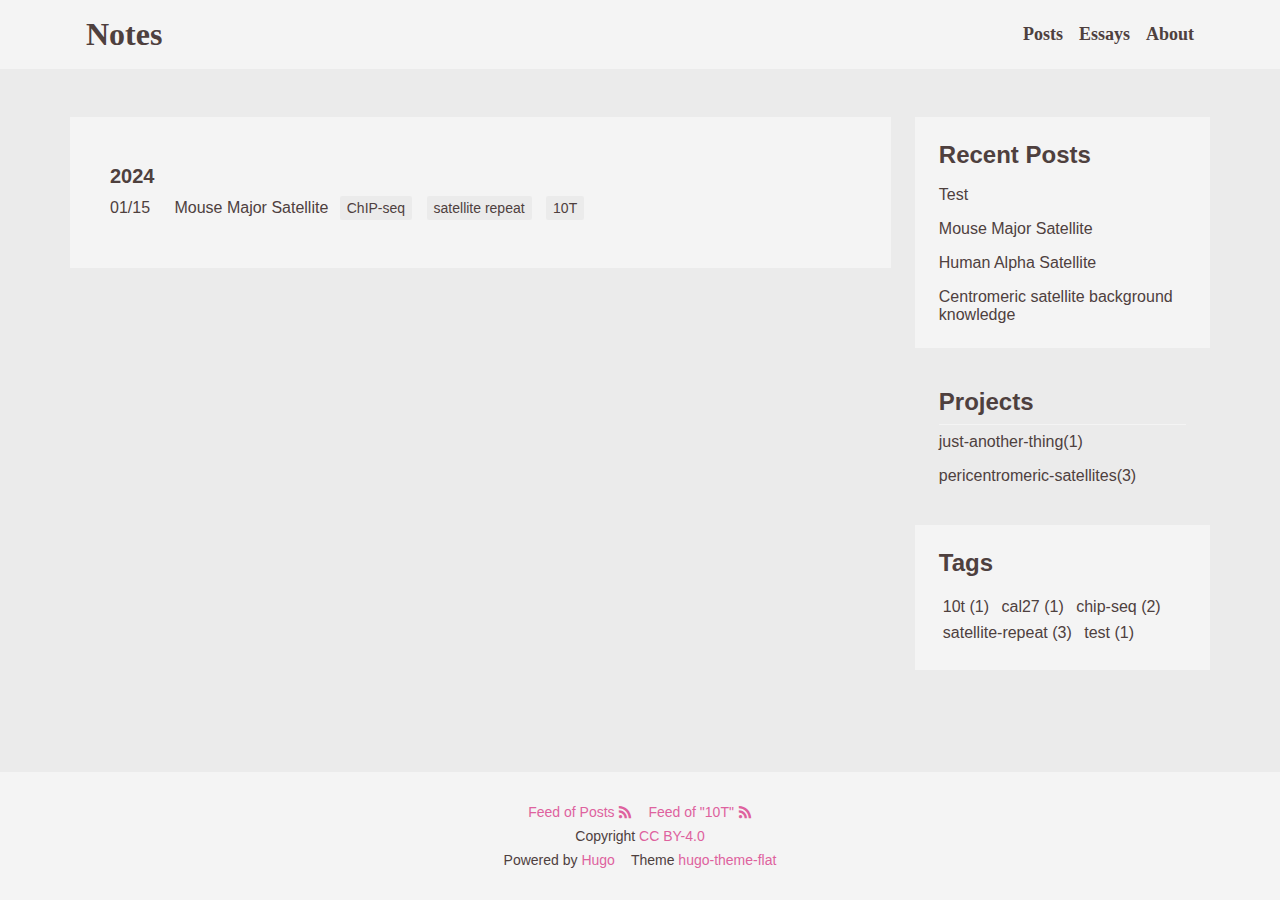
<file: tags/10t/index.html>
<!DOCTYPE html>
<html>
    <head>
        <meta charset="utf-8">
<meta name="viewport" content="width=device-width,minimum-scale=1">




<title>10T | Notes</title>
<link rel="canonical" href="https://xscapintime.github.io/tags/10t/">
<meta property="og:type" content="article" />
<meta property="og:title" content="10T | Notes" />
<meta property="og:url" content="https://xscapintime.github.io/tags/10t/" />
<link rel="alternate" type="application/rss+xml" href="https://xscapintime.github.io/tags/10t/index.xml" title="Notes" />








<link rel="stylesheet" href="/lib/icofont/icofont.min.css" />
<link rel="stylesheet" href="/css/syntax.css" />
<link rel="stylesheet" href="/css/style.css" />
<link rel="shortcut icon" href="/images/favicon.ico" type="image/x-icon" />

    </head>

    <body>
        <header class="header-wrapper">
    <div class="header">
        <a class="site-title" href="https://xscapintime.github.io/">Notes</a>

        <nav class="menu">
            
                <div class="menu-item">
                    
                        <a href="/posts/">Posts</a>
                    
                </div>
            
                <div class="menu-item">
                    
                        <a href="/essays/">Essays</a>
                    
                </div>
            
                <div class="menu-item">
                    
                        <a href="">About</a>
                    
                </div>
            
        </nav>
    </div>
</header>

        <main class="main-wrapper">
            <div class="main">
                

<div>
    

    <section id="archive">
        
            <div class="group">
                <h3 class="key">
                    2024
                </h3>

                
                    <div class="value">
                        <time class="date" datetime="2024-01-15 11:45:52 -0500 EST">01/15</time>

                        <div class="title">

                            <a href="https://xscapintime.github.io/posts/mouse_major_satellite/">Mouse Major Satellite</a>

                            
                                
                                    <a class="tags" href="/tags/chip-seq">ChIP-seq</a>
                                
                                    <a class="tags" href="/tags/satellite-repeat">satellite repeat</a>
                                
                                    <a class="tags" href="/tags/10t">10T</a>
                                
                            

                        </div>
                    </div>
                

            </div>
        

    </section>
</div>


            </div>
            <div class="side">
                
                    <div class="side-recent">
    <h2 class="side-title">
        <a href="/posts/">Recent Posts</a>
    </h2>
    <hr />

    <ul>
        
            <li>
                <a href="/posts/test/">Test</a>
            </li>
        
            <li>
                <a href="/posts/mouse_major_satellite/">Mouse Major Satellite</a>
            </li>
        
            <li>
                <a href="/posts/human_alpha_satellite/">Human Alpha Satellite</a>
            </li>
        
            <li>
                <a href="/posts/centromeric_satellite_background/">Centromeric satellite background knowledge</a>
            </li>
        
    </ul>
</div>

                
                <div class="side-categories">
    <h2>Projects</h2>
    <hr />

    <ul>
        
            <li>
                <a href="/projects/just-another-thing">just-another-thing(1)</a>
            </li>
        
            <li>
                <a href="/projects/pericentromeric-satellites">pericentromeric-satellites(3)</a>
            </li>
        
    </ul>
</div>

                <div class="side-tags">
    <h2>Tags</h2>
    <hr />

    <ul>
        
            <li>
                <a href="/tags/10t">10t (1)</a>
            </li>
        
            <li>
                <a href="/tags/cal27">cal27 (1)</a>
            </li>
        
            <li>
                <a href="/tags/chip-seq">chip-seq (2)</a>
            </li>
        
            <li>
                <a href="/tags/satellite-repeat">satellite-repeat (3)</a>
            </li>
        
            <li>
                <a href="/tags/test">test (1)</a>
            </li>
        
    </ul>
</div>

            </div>
        </main>
        <footer class="footer">
    <div class="footer-row">
        
            
            
                <a class="footer-item" href="https://xscapintime.github.io/posts/index.xml">
                    Feed of Posts
                    <i class="icofont-rss"></i>
                </a>
            
        

        
            
            
                <a class="footer-item" href="https://xscapintime.github.io/tags/10t/index.xml">
                    Feed of "10T"
                    <i class="icofont-rss"></i>
                </a>
            
        
    </div>

    
        <div class="footer-row">
            
                
                    <span class="footer-item">Copyright <a href="https://creativecommons.org/licenses/by/4.0/">CC BY-4.0</a></span>
                
            
        </div>
    
        <div class="footer-row">
            
                
                    <span class="footer-item">Powered by <a href="https://gohugo.io">Hugo</a></span>
                
            
                
                    <span class="footer-item">Theme <a href="https://git.leafee98.com/leafee98/hugo-theme-flat.git">hugo-theme-flat</a></span>
                
            
        </div>
    
</footer>

    </body>
</html>
</file>
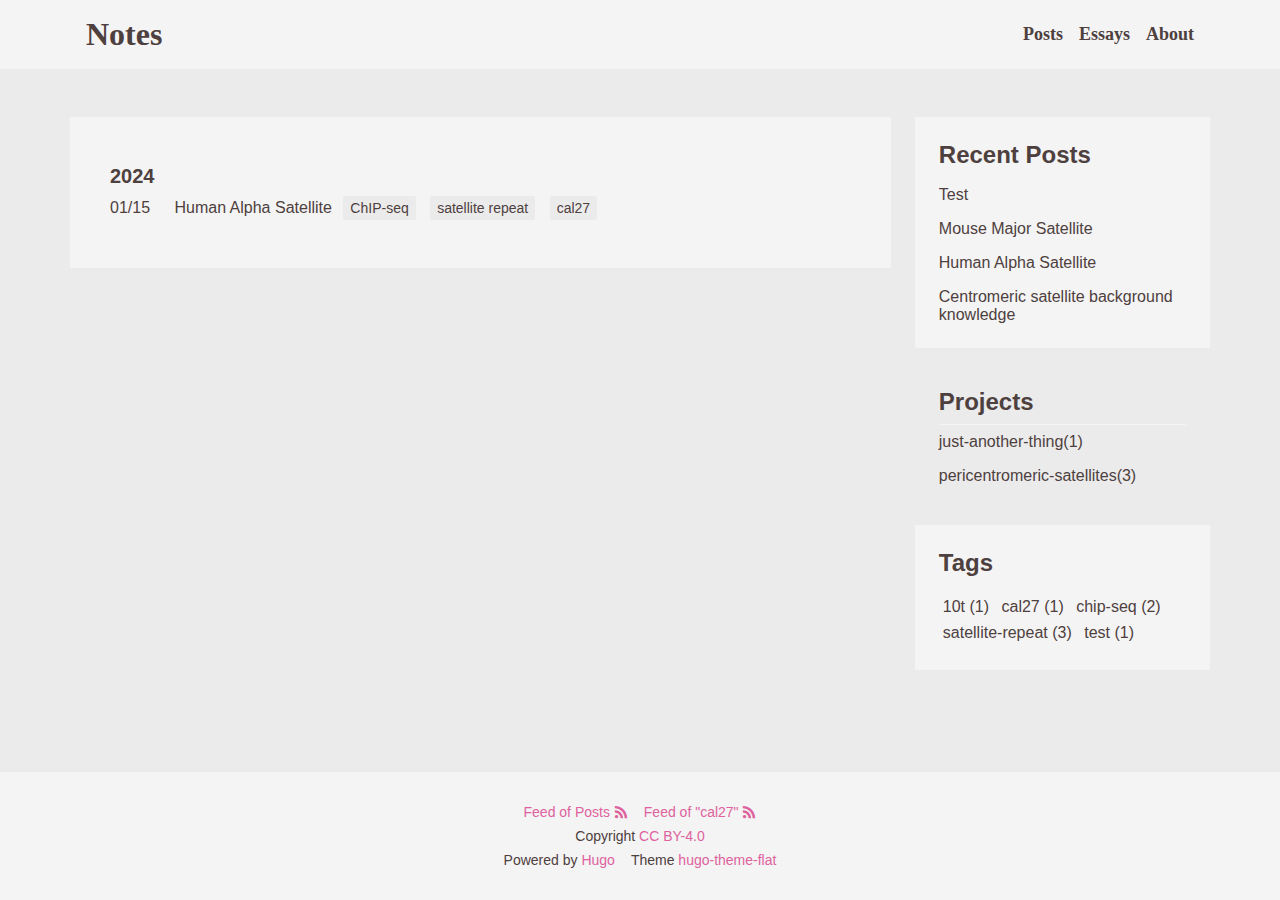
<file: tags/cal27/index.html>
<!DOCTYPE html>
<html>
    <head>
        <meta charset="utf-8">
<meta name="viewport" content="width=device-width,minimum-scale=1">




<title>cal27 | Notes</title>
<link rel="canonical" href="https://xscapintime.github.io/tags/cal27/">
<meta property="og:type" content="article" />
<meta property="og:title" content="cal27 | Notes" />
<meta property="og:url" content="https://xscapintime.github.io/tags/cal27/" />
<link rel="alternate" type="application/rss+xml" href="https://xscapintime.github.io/tags/cal27/index.xml" title="Notes" />








<link rel="stylesheet" href="/lib/icofont/icofont.min.css" />
<link rel="stylesheet" href="/css/syntax.css" />
<link rel="stylesheet" href="/css/style.css" />
<link rel="shortcut icon" href="/images/favicon.ico" type="image/x-icon" />

    </head>

    <body>
        <header class="header-wrapper">
    <div class="header">
        <a class="site-title" href="https://xscapintime.github.io/">Notes</a>

        <nav class="menu">
            
                <div class="menu-item">
                    
                        <a href="/posts/">Posts</a>
                    
                </div>
            
                <div class="menu-item">
                    
                        <a href="/essays/">Essays</a>
                    
                </div>
            
                <div class="menu-item">
                    
                        <a href="">About</a>
                    
                </div>
            
        </nav>
    </div>
</header>

        <main class="main-wrapper">
            <div class="main">
                

<div>
    

    <section id="archive">
        
            <div class="group">
                <h3 class="key">
                    2024
                </h3>

                
                    <div class="value">
                        <time class="date" datetime="2024-01-15 11:45:42 -0500 EST">01/15</time>

                        <div class="title">

                            <a href="https://xscapintime.github.io/posts/human_alpha_satellite/">Human Alpha Satellite</a>

                            
                                
                                    <a class="tags" href="/tags/chip-seq">ChIP-seq</a>
                                
                                    <a class="tags" href="/tags/satellite-repeat">satellite repeat</a>
                                
                                    <a class="tags" href="/tags/cal27">cal27</a>
                                
                            

                        </div>
                    </div>
                

            </div>
        

    </section>
</div>


            </div>
            <div class="side">
                
                    <div class="side-recent">
    <h2 class="side-title">
        <a href="/posts/">Recent Posts</a>
    </h2>
    <hr />

    <ul>
        
            <li>
                <a href="/posts/test/">Test</a>
            </li>
        
            <li>
                <a href="/posts/mouse_major_satellite/">Mouse Major Satellite</a>
            </li>
        
            <li>
                <a href="/posts/human_alpha_satellite/">Human Alpha Satellite</a>
            </li>
        
            <li>
                <a href="/posts/centromeric_satellite_background/">Centromeric satellite background knowledge</a>
            </li>
        
    </ul>
</div>

                
                <div class="side-categories">
    <h2>Projects</h2>
    <hr />

    <ul>
        
            <li>
                <a href="/projects/just-another-thing">just-another-thing(1)</a>
            </li>
        
            <li>
                <a href="/projects/pericentromeric-satellites">pericentromeric-satellites(3)</a>
            </li>
        
    </ul>
</div>

                <div class="side-tags">
    <h2>Tags</h2>
    <hr />

    <ul>
        
            <li>
                <a href="/tags/10t">10t (1)</a>
            </li>
        
            <li>
                <a href="/tags/cal27">cal27 (1)</a>
            </li>
        
            <li>
                <a href="/tags/chip-seq">chip-seq (2)</a>
            </li>
        
            <li>
                <a href="/tags/satellite-repeat">satellite-repeat (3)</a>
            </li>
        
            <li>
                <a href="/tags/test">test (1)</a>
            </li>
        
    </ul>
</div>

            </div>
        </main>
        <footer class="footer">
    <div class="footer-row">
        
            
            
                <a class="footer-item" href="https://xscapintime.github.io/posts/index.xml">
                    Feed of Posts
                    <i class="icofont-rss"></i>
                </a>
            
        

        
            
            
                <a class="footer-item" href="https://xscapintime.github.io/tags/cal27/index.xml">
                    Feed of "cal27"
                    <i class="icofont-rss"></i>
                </a>
            
        
    </div>

    
        <div class="footer-row">
            
                
                    <span class="footer-item">Copyright <a href="https://creativecommons.org/licenses/by/4.0/">CC BY-4.0</a></span>
                
            
        </div>
    
        <div class="footer-row">
            
                
                    <span class="footer-item">Powered by <a href="https://gohugo.io">Hugo</a></span>
                
            
                
                    <span class="footer-item">Theme <a href="https://git.leafee98.com/leafee98/hugo-theme-flat.git">hugo-theme-flat</a></span>
                
            
        </div>
    
</footer>

    </body>
</html>
</file>
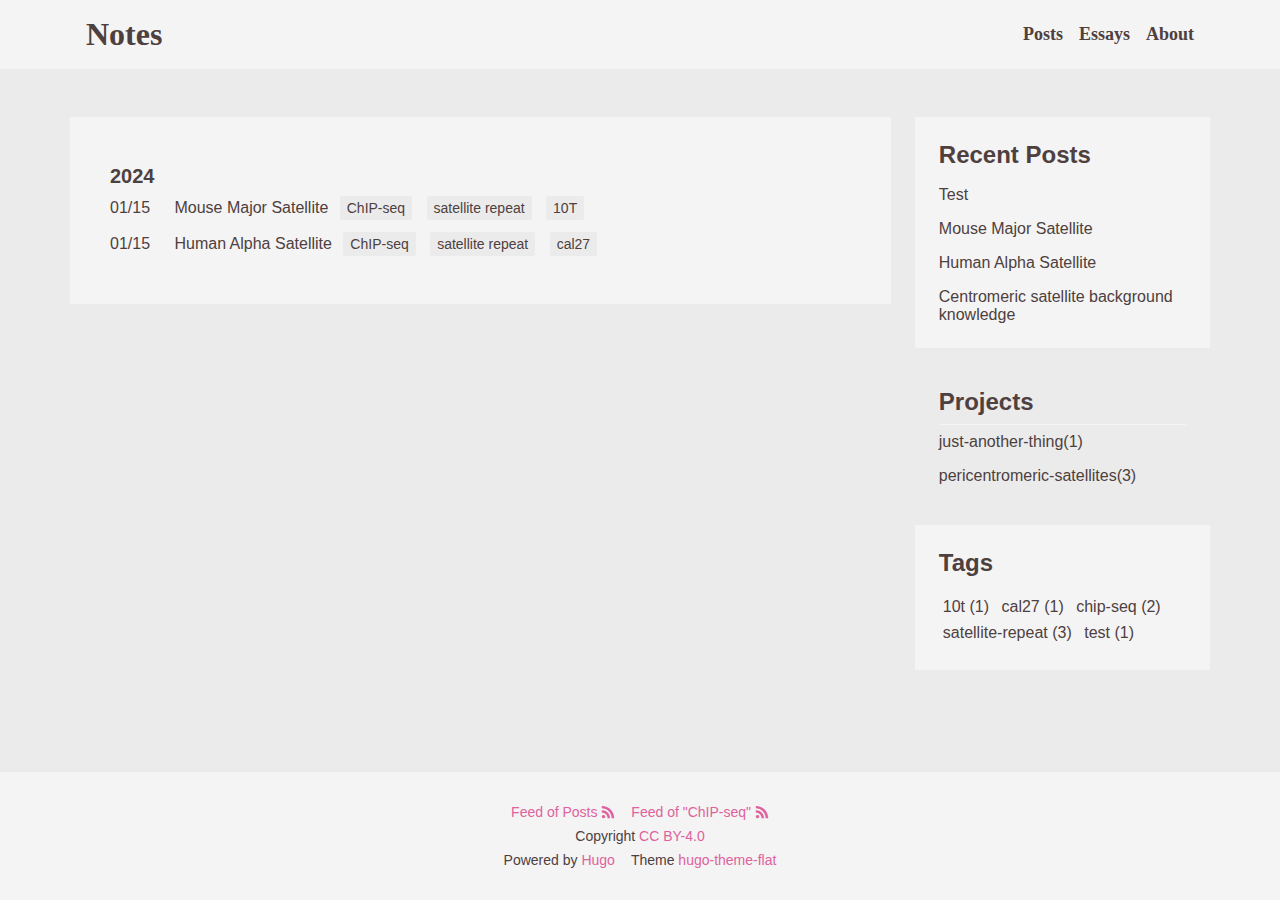
<file: tags/chip-seq/index.html>
<!DOCTYPE html>
<html>
    <head>
        <meta charset="utf-8">
<meta name="viewport" content="width=device-width,minimum-scale=1">




<title>ChIP-seq | Notes</title>
<link rel="canonical" href="https://xscapintime.github.io/tags/chip-seq/">
<meta property="og:type" content="article" />
<meta property="og:title" content="ChIP-seq | Notes" />
<meta property="og:url" content="https://xscapintime.github.io/tags/chip-seq/" />
<link rel="alternate" type="application/rss+xml" href="https://xscapintime.github.io/tags/chip-seq/index.xml" title="Notes" />








<link rel="stylesheet" href="/lib/icofont/icofont.min.css" />
<link rel="stylesheet" href="/css/syntax.css" />
<link rel="stylesheet" href="/css/style.css" />
<link rel="shortcut icon" href="/images/favicon.ico" type="image/x-icon" />

    </head>

    <body>
        <header class="header-wrapper">
    <div class="header">
        <a class="site-title" href="https://xscapintime.github.io/">Notes</a>

        <nav class="menu">
            
                <div class="menu-item">
                    
                        <a href="/posts/">Posts</a>
                    
                </div>
            
                <div class="menu-item">
                    
                        <a href="/essays/">Essays</a>
                    
                </div>
            
                <div class="menu-item">
                    
                        <a href="">About</a>
                    
                </div>
            
        </nav>
    </div>
</header>

        <main class="main-wrapper">
            <div class="main">
                

<div>
    

    <section id="archive">
        
            <div class="group">
                <h3 class="key">
                    2024
                </h3>

                
                    <div class="value">
                        <time class="date" datetime="2024-01-15 11:45:52 -0500 EST">01/15</time>

                        <div class="title">

                            <a href="https://xscapintime.github.io/posts/mouse_major_satellite/">Mouse Major Satellite</a>

                            
                                
                                    <a class="tags" href="/tags/chip-seq">ChIP-seq</a>
                                
                                    <a class="tags" href="/tags/satellite-repeat">satellite repeat</a>
                                
                                    <a class="tags" href="/tags/10t">10T</a>
                                
                            

                        </div>
                    </div>
                
                    <div class="value">
                        <time class="date" datetime="2024-01-15 11:45:42 -0500 EST">01/15</time>

                        <div class="title">

                            <a href="https://xscapintime.github.io/posts/human_alpha_satellite/">Human Alpha Satellite</a>

                            
                                
                                    <a class="tags" href="/tags/chip-seq">ChIP-seq</a>
                                
                                    <a class="tags" href="/tags/satellite-repeat">satellite repeat</a>
                                
                                    <a class="tags" href="/tags/cal27">cal27</a>
                                
                            

                        </div>
                    </div>
                

            </div>
        

    </section>
</div>


            </div>
            <div class="side">
                
                    <div class="side-recent">
    <h2 class="side-title">
        <a href="/posts/">Recent Posts</a>
    </h2>
    <hr />

    <ul>
        
            <li>
                <a href="/posts/test/">Test</a>
            </li>
        
            <li>
                <a href="/posts/mouse_major_satellite/">Mouse Major Satellite</a>
            </li>
        
            <li>
                <a href="/posts/human_alpha_satellite/">Human Alpha Satellite</a>
            </li>
        
            <li>
                <a href="/posts/centromeric_satellite_background/">Centromeric satellite background knowledge</a>
            </li>
        
    </ul>
</div>

                
                <div class="side-categories">
    <h2>Projects</h2>
    <hr />

    <ul>
        
            <li>
                <a href="/projects/just-another-thing">just-another-thing(1)</a>
            </li>
        
            <li>
                <a href="/projects/pericentromeric-satellites">pericentromeric-satellites(3)</a>
            </li>
        
    </ul>
</div>

                <div class="side-tags">
    <h2>Tags</h2>
    <hr />

    <ul>
        
            <li>
                <a href="/tags/10t">10t (1)</a>
            </li>
        
            <li>
                <a href="/tags/cal27">cal27 (1)</a>
            </li>
        
            <li>
                <a href="/tags/chip-seq">chip-seq (2)</a>
            </li>
        
            <li>
                <a href="/tags/satellite-repeat">satellite-repeat (3)</a>
            </li>
        
            <li>
                <a href="/tags/test">test (1)</a>
            </li>
        
    </ul>
</div>

            </div>
        </main>
        <footer class="footer">
    <div class="footer-row">
        
            
            
                <a class="footer-item" href="https://xscapintime.github.io/posts/index.xml">
                    Feed of Posts
                    <i class="icofont-rss"></i>
                </a>
            
        

        
            
            
                <a class="footer-item" href="https://xscapintime.github.io/tags/chip-seq/index.xml">
                    Feed of "ChIP-seq"
                    <i class="icofont-rss"></i>
                </a>
            
        
    </div>

    
        <div class="footer-row">
            
                
                    <span class="footer-item">Copyright <a href="https://creativecommons.org/licenses/by/4.0/">CC BY-4.0</a></span>
                
            
        </div>
    
        <div class="footer-row">
            
                
                    <span class="footer-item">Powered by <a href="https://gohugo.io">Hugo</a></span>
                
            
                
                    <span class="footer-item">Theme <a href="https://git.leafee98.com/leafee98/hugo-theme-flat.git">hugo-theme-flat</a></span>
                
            
        </div>
    
</footer>

    </body>
</html>
</file>
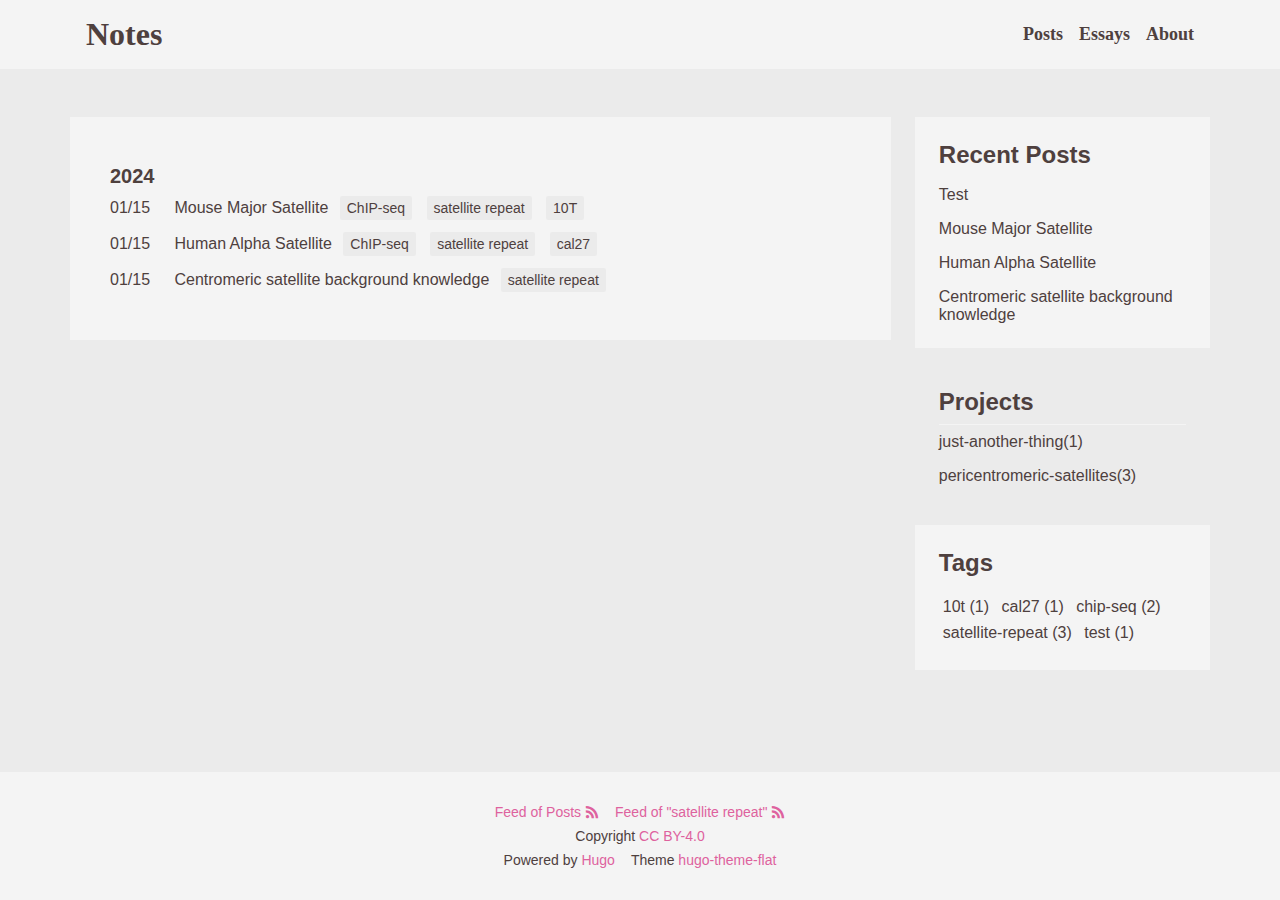
<file: tags/satellite-repeat/index.html>
<!DOCTYPE html>
<html>
    <head>
        <meta charset="utf-8">
<meta name="viewport" content="width=device-width,minimum-scale=1">




<title>satellite repeat | Notes</title>
<link rel="canonical" href="https://xscapintime.github.io/tags/satellite-repeat/">
<meta property="og:type" content="article" />
<meta property="og:title" content="satellite repeat | Notes" />
<meta property="og:url" content="https://xscapintime.github.io/tags/satellite-repeat/" />
<link rel="alternate" type="application/rss+xml" href="https://xscapintime.github.io/tags/satellite-repeat/index.xml" title="Notes" />








<link rel="stylesheet" href="/lib/icofont/icofont.min.css" />
<link rel="stylesheet" href="/css/syntax.css" />
<link rel="stylesheet" href="/css/style.css" />
<link rel="shortcut icon" href="/images/favicon.ico" type="image/x-icon" />

    </head>

    <body>
        <header class="header-wrapper">
    <div class="header">
        <a class="site-title" href="https://xscapintime.github.io/">Notes</a>

        <nav class="menu">
            
                <div class="menu-item">
                    
                        <a href="/posts/">Posts</a>
                    
                </div>
            
                <div class="menu-item">
                    
                        <a href="/essays/">Essays</a>
                    
                </div>
            
                <div class="menu-item">
                    
                        <a href="">About</a>
                    
                </div>
            
        </nav>
    </div>
</header>

        <main class="main-wrapper">
            <div class="main">
                

<div>
    

    <section id="archive">
        
            <div class="group">
                <h3 class="key">
                    2024
                </h3>

                
                    <div class="value">
                        <time class="date" datetime="2024-01-15 11:45:52 -0500 EST">01/15</time>

                        <div class="title">

                            <a href="https://xscapintime.github.io/posts/mouse_major_satellite/">Mouse Major Satellite</a>

                            
                                
                                    <a class="tags" href="/tags/chip-seq">ChIP-seq</a>
                                
                                    <a class="tags" href="/tags/satellite-repeat">satellite repeat</a>
                                
                                    <a class="tags" href="/tags/10t">10T</a>
                                
                            

                        </div>
                    </div>
                
                    <div class="value">
                        <time class="date" datetime="2024-01-15 11:45:42 -0500 EST">01/15</time>

                        <div class="title">

                            <a href="https://xscapintime.github.io/posts/human_alpha_satellite/">Human Alpha Satellite</a>

                            
                                
                                    <a class="tags" href="/tags/chip-seq">ChIP-seq</a>
                                
                                    <a class="tags" href="/tags/satellite-repeat">satellite repeat</a>
                                
                                    <a class="tags" href="/tags/cal27">cal27</a>
                                
                            

                        </div>
                    </div>
                
                    <div class="value">
                        <time class="date" datetime="2024-01-15 10:40:02 -0500 EST">01/15</time>

                        <div class="title">

                            <a href="https://xscapintime.github.io/posts/centromeric_satellite_background/">Centromeric satellite background knowledge</a>

                            
                                
                                    <a class="tags" href="/tags/satellite-repeat">satellite repeat</a>
                                
                            

                        </div>
                    </div>
                

            </div>
        

    </section>
</div>


            </div>
            <div class="side">
                
                    <div class="side-recent">
    <h2 class="side-title">
        <a href="/posts/">Recent Posts</a>
    </h2>
    <hr />

    <ul>
        
            <li>
                <a href="/posts/test/">Test</a>
            </li>
        
            <li>
                <a href="/posts/mouse_major_satellite/">Mouse Major Satellite</a>
            </li>
        
            <li>
                <a href="/posts/human_alpha_satellite/">Human Alpha Satellite</a>
            </li>
        
            <li>
                <a href="/posts/centromeric_satellite_background/">Centromeric satellite background knowledge</a>
            </li>
        
    </ul>
</div>

                
                <div class="side-categories">
    <h2>Projects</h2>
    <hr />

    <ul>
        
            <li>
                <a href="/projects/just-another-thing">just-another-thing(1)</a>
            </li>
        
            <li>
                <a href="/projects/pericentromeric-satellites">pericentromeric-satellites(3)</a>
            </li>
        
    </ul>
</div>

                <div class="side-tags">
    <h2>Tags</h2>
    <hr />

    <ul>
        
            <li>
                <a href="/tags/10t">10t (1)</a>
            </li>
        
            <li>
                <a href="/tags/cal27">cal27 (1)</a>
            </li>
        
            <li>
                <a href="/tags/chip-seq">chip-seq (2)</a>
            </li>
        
            <li>
                <a href="/tags/satellite-repeat">satellite-repeat (3)</a>
            </li>
        
            <li>
                <a href="/tags/test">test (1)</a>
            </li>
        
    </ul>
</div>

            </div>
        </main>
        <footer class="footer">
    <div class="footer-row">
        
            
            
                <a class="footer-item" href="https://xscapintime.github.io/posts/index.xml">
                    Feed of Posts
                    <i class="icofont-rss"></i>
                </a>
            
        

        
            
            
                <a class="footer-item" href="https://xscapintime.github.io/tags/satellite-repeat/index.xml">
                    Feed of "satellite repeat"
                    <i class="icofont-rss"></i>
                </a>
            
        
    </div>

    
        <div class="footer-row">
            
                
                    <span class="footer-item">Copyright <a href="https://creativecommons.org/licenses/by/4.0/">CC BY-4.0</a></span>
                
            
        </div>
    
        <div class="footer-row">
            
                
                    <span class="footer-item">Powered by <a href="https://gohugo.io">Hugo</a></span>
                
            
                
                    <span class="footer-item">Theme <a href="https://git.leafee98.com/leafee98/hugo-theme-flat.git">hugo-theme-flat</a></span>
                
            
        </div>
    
</footer>

    </body>
</html>
</file>
<file: css/syntax.css>
@media (prefers-color-scheme: light) {
  /* Background */ .bg { color: #272822; }
  /* PreWrapper */ .chroma { color: #272822; }
  /* Other */ .chroma .x {  }
  /* Error */ .chroma .err { color: #960050; background-color: #1e0010 }
  /* CodeLine */ .chroma .cl {  }
  /* LineTableTD */ .chroma .lntd { vertical-align: top; padding: 0; margin: 0; border: 0; }
  /* LineTable */ .chroma .lntable { border-spacing: 0; padding: 0; margin: 0; border: 0; }
  /* LineHighlight */ .chroma .hl { background-color: #ffffcc }
  /* LineNumbersTable */ .chroma .lnt { white-space: pre; user-select: none; margin-right: 0.4em; padding: 0 0.4em 0 0.4em;color: #7f7f7f }
  /* LineNumbers */ .chroma .ln { white-space: pre; user-select: none; margin-right: 0.4em; padding: 0 0.4em 0 0.4em;color: #7f7f7f }
  /* Line */ .chroma .line { display: flex; }
  /* Keyword */ .chroma .k { color: #00a8c8 }
  /* KeywordConstant */ .chroma .kc { color: #00a8c8 }
  /* KeywordDeclaration */ .chroma .kd { color: #00a8c8 }
  /* KeywordNamespace */ .chroma .kn { color: #f92672 }
  /* KeywordPseudo */ .chroma .kp { color: #00a8c8 }
  /* KeywordReserved */ .chroma .kr { color: #00a8c8 }
  /* KeywordType */ .chroma .kt { color: #00a8c8 }
  /* Name */ .chroma .n { color: #111111 }
  /* NameAttribute */ .chroma .na { color: #75af00 }
  /* NameBuiltin */ .chroma .nb { color: #111111 }
  /* NameBuiltinPseudo */ .chroma .bp { color: #111111 }
  /* NameClass */ .chroma .nc { color: #75af00 }
  /* NameConstant */ .chroma .no { color: #00a8c8 }
  /* NameDecorator */ .chroma .nd { color: #75af00 }
  /* NameEntity */ .chroma .ni { color: #111111 }
  /* NameException */ .chroma .ne { color: #75af00 }
  /* NameFunction */ .chroma .nf { color: #75af00 }
  /* NameFunctionMagic */ .chroma .fm { color: #111111 }
  /* NameLabel */ .chroma .nl { color: #111111 }
  /* NameNamespace */ .chroma .nn { color: #111111 }
  /* NameOther */ .chroma .nx { color: #75af00 }
  /* NameProperty */ .chroma .py { color: #111111 }
  /* NameTag */ .chroma .nt { color: #f92672 }
  /* NameVariable */ .chroma .nv { color: #111111 }
  /* NameVariableClass */ .chroma .vc { color: #111111 }
  /* NameVariableGlobal */ .chroma .vg { color: #111111 }
  /* NameVariableInstance */ .chroma .vi { color: #111111 }
  /* NameVariableMagic */ .chroma .vm { color: #111111 }
  /* Literal */ .chroma .l { color: #ae81ff }
  /* LiteralDate */ .chroma .ld { color: #d88200 }
  /* LiteralString */ .chroma .s { color: #d88200 }
  /* LiteralStringAffix */ .chroma .sa { color: #d88200 }
  /* LiteralStringBacktick */ .chroma .sb { color: #d88200 }
  /* LiteralStringChar */ .chroma .sc { color: #d88200 }
  /* LiteralStringDelimiter */ .chroma .dl { color: #d88200 }
  /* LiteralStringDoc */ .chroma .sd { color: #d88200 }
  /* LiteralStringDouble */ .chroma .s2 { color: #d88200 }
  /* LiteralStringEscape */ .chroma .se { color: #8045ff }
  /* LiteralStringHeredoc */ .chroma .sh { color: #d88200 }
  /* LiteralStringInterpol */ .chroma .si { color: #d88200 }
  /* LiteralStringOther */ .chroma .sx { color: #d88200 }
  /* LiteralStringRegex */ .chroma .sr { color: #d88200 }
  /* LiteralStringSingle */ .chroma .s1 { color: #d88200 }
  /* LiteralStringSymbol */ .chroma .ss { color: #d88200 }
  /* LiteralNumber */ .chroma .m { color: #ae81ff }
  /* LiteralNumberBin */ .chroma .mb { color: #ae81ff }
  /* LiteralNumberFloat */ .chroma .mf { color: #ae81ff }
  /* LiteralNumberHex */ .chroma .mh { color: #ae81ff }
  /* LiteralNumberInteger */ .chroma .mi { color: #ae81ff }
  /* LiteralNumberIntegerLong */ .chroma .il { color: #ae81ff }
  /* LiteralNumberOct */ .chroma .mo { color: #ae81ff }
  /* Operator */ .chroma .o { color: #f92672 }
  /* OperatorWord */ .chroma .ow { color: #f92672 }
  /* Punctuation */ .chroma .p { color: #111111 }
  /* Comment */ .chroma .c { color: #75715e }
  /* CommentHashbang */ .chroma .ch { color: #75715e }
  /* CommentMultiline */ .chroma .cm { color: #75715e }
  /* CommentSingle */ .chroma .c1 { color: #75715e }
  /* CommentSpecial */ .chroma .cs { color: #75715e }
  /* CommentPreproc */ .chroma .cp { color: #75715e }
  /* CommentPreprocFile */ .chroma .cpf { color: #75715e }
  /* Generic */ .chroma .g {  }
  /* GenericDeleted */ .chroma .gd {  }
  /* GenericEmph */ .chroma .ge { font-style: italic }
  /* GenericError */ .chroma .gr {  }
  /* GenericHeading */ .chroma .gh {  }
  /* GenericInserted */ .chroma .gi {  }
  /* GenericOutput */ .chroma .go {  }
  /* GenericPrompt */ .chroma .gp {  }
  /* GenericStrong */ .chroma .gs { font-weight: bold }
  /* GenericSubheading */ .chroma .gu {  }
  /* GenericTraceback */ .chroma .gt {  }
  /* GenericUnderline */ .chroma .gl {  }
  /* TextWhitespace */ .chroma .w {  }
}

/* use monokai highlight theme in dark */
@media (prefers-color-scheme: dark) {
  /* Background */ .bg { color: #f8f8f2; background-color: #272822; }
  /* PreWrapper */ .chroma { color: #f8f8f2; background-color: #272822; }
  /* Other */ .chroma .x {  }
  /* Error */ .chroma .err { color: #960050; background-color: #1e0010 }
  /* CodeLine */ .chroma .cl {  }
  /* LineLink */ .chroma .lnlinks { outline: none; text-decoration: none; color: inherit }
  /* LineTableTD */ .chroma .lntd { vertical-align: top; padding: 0; margin: 0; border: 0; }
  /* LineTable */ .chroma .lntable { border-spacing: 0; padding: 0; margin: 0; border: 0; }
  /* LineHighlight */ .chroma .hl { background-color: #ffffcc }
  /* LineNumbersTable */ .chroma .lnt { white-space: pre; user-select: none; margin-right: 0.4em; padding: 0 0.4em 0 0.4em;color: #7f7f7f }
  /* LineNumbers */ .chroma .ln { white-space: pre; user-select: none; margin-right: 0.4em; padding: 0 0.4em 0 0.4em;color: #7f7f7f }
  /* Line */ .chroma .line { display: flex; }
  /* Keyword */ .chroma .k { color: #66d9ef }
  /* KeywordConstant */ .chroma .kc { color: #66d9ef }
  /* KeywordDeclaration */ .chroma .kd { color: #66d9ef }
  /* KeywordNamespace */ .chroma .kn { color: #f92672 }
  /* KeywordPseudo */ .chroma .kp { color: #66d9ef }
  /* KeywordReserved */ .chroma .kr { color: #66d9ef }
  /* KeywordType */ .chroma .kt { color: #66d9ef }
  /* Name */ .chroma .n {  }
  /* NameAttribute */ .chroma .na { color: #a6e22e }
  /* NameBuiltin */ .chroma .nb {  }
  /* NameBuiltinPseudo */ .chroma .bp {  }
  /* NameClass */ .chroma .nc { color: #a6e22e }
  /* NameConstant */ .chroma .no { color: #66d9ef }
  /* NameDecorator */ .chroma .nd { color: #a6e22e }
  /* NameEntity */ .chroma .ni {  }
  /* NameException */ .chroma .ne { color: #a6e22e }
  /* NameFunction */ .chroma .nf { color: #a6e22e }
  /* NameFunctionMagic */ .chroma .fm {  }
  /* NameLabel */ .chroma .nl {  }
  /* NameNamespace */ .chroma .nn {  }
  /* NameOther */ .chroma .nx { color: #a6e22e }
  /* NameProperty */ .chroma .py {  }
  /* NameTag */ .chroma .nt { color: #f92672 }
  /* NameVariable */ .chroma .nv {  }
  /* NameVariableClass */ .chroma .vc {  }
  /* NameVariableGlobal */ .chroma .vg {  }
  /* NameVariableInstance */ .chroma .vi {  }
  /* NameVariableMagic */ .chroma .vm {  }
  /* Literal */ .chroma .l { color: #ae81ff }
  /* LiteralDate */ .chroma .ld { color: #e6db74 }
  /* LiteralString */ .chroma .s { color: #e6db74 }
  /* LiteralStringAffix */ .chroma .sa { color: #e6db74 }
  /* LiteralStringBacktick */ .chroma .sb { color: #e6db74 }
  /* LiteralStringChar */ .chroma .sc { color: #e6db74 }
  /* LiteralStringDelimiter */ .chroma .dl { color: #e6db74 }
  /* LiteralStringDoc */ .chroma .sd { color: #e6db74 }
  /* LiteralStringDouble */ .chroma .s2 { color: #e6db74 }
  /* LiteralStringEscape */ .chroma .se { color: #ae81ff }
  /* LiteralStringHeredoc */ .chroma .sh { color: #e6db74 }
  /* LiteralStringInterpol */ .chroma .si { color: #e6db74 }
  /* LiteralStringOther */ .chroma .sx { color: #e6db74 }
  /* LiteralStringRegex */ .chroma .sr { color: #e6db74 }
  /* LiteralStringSingle */ .chroma .s1 { color: #e6db74 }
  /* LiteralStringSymbol */ .chroma .ss { color: #e6db74 }
  /* LiteralNumber */ .chroma .m { color: #ae81ff }
  /* LiteralNumberBin */ .chroma .mb { color: #ae81ff }
  /* LiteralNumberFloat */ .chroma .mf { color: #ae81ff }
  /* LiteralNumberHex */ .chroma .mh { color: #ae81ff }
  /* LiteralNumberInteger */ .chroma .mi { color: #ae81ff }
  /* LiteralNumberIntegerLong */ .chroma .il { color: #ae81ff }
  /* LiteralNumberOct */ .chroma .mo { color: #ae81ff }
  /* Operator */ .chroma .o { color: #f92672 }
  /* OperatorWord */ .chroma .ow { color: #f92672 }
  /* Punctuation */ .chroma .p {  }
  /* Comment */ .chroma .c { color: #75715e }
  /* CommentHashbang */ .chroma .ch { color: #75715e }
  /* CommentMultiline */ .chroma .cm { color: #75715e }
  /* CommentSingle */ .chroma .c1 { color: #75715e }
  /* CommentSpecial */ .chroma .cs { color: #75715e }
  /* CommentPreproc */ .chroma .cp { color: #75715e }
  /* CommentPreprocFile */ .chroma .cpf { color: #75715e }
  /* Generic */ .chroma .g {  }
  /* GenericDeleted */ .chroma .gd { color: #f92672 }
  /* GenericEmph */ .chroma .ge { font-style: italic }
  /* GenericError */ .chroma .gr {  }
  /* GenericHeading */ .chroma .gh {  }
  /* GenericInserted */ .chroma .gi { color: #a6e22e }
  /* GenericOutput */ .chroma .go {  }
  /* GenericPrompt */ .chroma .gp {  }
  /* GenericStrong */ .chroma .gs { font-weight: bold }
  /* GenericSubheading */ .chroma .gu { color: #75715e }
  /* GenericTraceback */ .chroma .gt {  }
  /* GenericUnderline */ .chroma .gl {  }
  /* TextWhitespace */ .chroma .w {  }
}
</file>
<file: css/style.css>
/* defines light color */
:root {
  --color-light-bg-page: #EBEBEB;
  --color-light-bg-content: #F4F4F4;
  --color-light-bg-block: #EBEBEB;
  --color-light-bg-shadow: #E0E0E0;
  --color-light-fg-font-normal: #4E403E;
  --color-light-fg-font-hover: #555555;
  --color-light-fg-font-quote: #57606A;
  --color-light-fg-tiny-line: #e0e0e0;
  --color-light-fg-marker-quote: #BFBFBF;
  --color-light-fg-font-hyper: #4E403E;
  --color-light-fg-font-hyper-hover: #DE629E;
  --color-light-fg-hyperlink: #DE629E;
  --color-light-fg-hyperlink-hover: #CB3E50;
  --color-light-bg-pager-normal: #D4D4D4;
  --color-light-bg-pager-current: #E4E4E4;
  --color-light-bg-pager-hover: #ECECEC;
}

/* defines dark color */
:root {
  --color-dark-bg-page: #202124;
  --color-dark-bg-content: #262628;
  --color-dark-bg-block: #2B2B2B;
  --color-dark-bg-shadow: #505050;
  --color-dark-fg-font-normal: #C2C2B6;
  --color-dark-fg-font-hover: #D2D2D3;
  --color-dark-fg-font-quote: #8B8680;
  --color-dark-fg-tiny-line: #3B3B3B;
  --color-dark-fg-marker-quote: #6F6B66;
  --color-dark-fg-font-hyper: #C2C2B6;
  --color-dark-fg-font-hyper-hover: #DE629E;
  --color-dark-fg-hyperlink: #DE629E;
  --color-dark-fg-hyperlink-hover: #CB3E50;
  --color-dark-bg-pager-normal: #303030;
  --color-dark-bg-pager-current: #3A3A3E;
  --color-dark-bg-pager-hover: #444446;
}

:root {
  --color-bg-page:                  var(--color-light-bg-page);
  --color-bg-content:               var(--color-light-bg-content);
  --color-bg-block:                 var(--color-light-bg-block);
  --color-bg-shadow:                var(--color-light-bg-shadow);
  --color-fg-font-normal:           var(--color-light-fg-font-normal);
  --color-fg-font-hover:            var(--color-light-fg-font-hover);
  --color-fg-font-quote:            var(--color-light-fg-font-quote);
  --color-fg-tiny-line:             var(--color-light-fg-tiny-line);
  --color-fg-marker-quote:          var(--color-light-fg-marker-quote);
  --color-fg-font-hyper:            var(--color-light-fg-font-hyper);
  --color-fg-font-hyper-hover:      var(--color-light-fg-font-hyper-hover);
  --color-fg-hyperlink:             var(--color-light-fg-hyperlink);
  --color-fg-hyperlink-hover:       var(--color-light-fg-hyperlink-hover);
  --color-bg-pager-normal:          var(--color-light-bg-pager-normal);
  --color-bg-pager-current:         var(--color-light-bg-pager-current);
  --color-bg-pager-hover:           var(--color-light-bg-pager-hover);
}

@media (prefers-color-scheme: dark) {
  :root {
    --color-bg-page:                var(--color-dark-bg-page);
    --color-bg-content:             var(--color-dark-bg-content);
    --color-bg-block:               var(--color-dark-bg-block);
    --color-bg-shadow:              var(--color-dark-bg-shadow);
    --color-fg-font-normal:         var(--color-dark-fg-font-normal);
    --color-fg-font-hover:          var(--color-dark-fg-font-hover);
    --color-fg-font-quote:          var(--color-dark-fg-font-quote);
    --color-fg-tiny-line:           var(--color-dark-fg-tiny-line);
    --color-fg-marker-quote:        var(--color-dark-fg-marker-quote);
    --color-fg-font-hyper:          var(--color-dark-fg-font-hyper);
    --color-fg-font-hyper-hover:    var(--color-dark-fg-font-hyper-hover);
    --color-fg-hyperlink:           var(--color-dark-fg-hyperlink);
    --color-fg-hyperlink-hover:     var(--color-dark-fg-hyperlink-hover);
    --color-bg-pager-normal:        var(--color-dark-bg-pager-normal);
    --color-bg-pager-current:       var(--color-dark-bg-pager-current);
    --color-bg-pager-hover:         var(--color-dark-bg-pager-hover);
  }
}

:root {
  --fonts-sans-en: "Noto Sans", "Droid Sans", "Calibri", "Arial";
  --fonts-sans-zh: "WenQuanYi Zen Hei", "WenQuanYi Micro Hei",
                   "Noto Sans CJK", "Microsoft YaHei", "PingFang SC";
  --fonts-sans: var(--fonts-sans-en), var(--fonts-sans-zh), sans-serif;

  --fonts-serif-en: "Noto Serif", "Times New Roman";
  --fonts-serif-zh: "Noto Serif CJK", SimSun, STSong;
  --fonts-serif: var(--fonts-serif-en), var(--fonts-serif-zh), serif;

  --fonts-mono-en: "DejaVu Sans Mono", "Noto Sans Mono", "Consolas", "Courier";
  --fonts-mono-zh: "Noto Sans Mono CJK", "WenQuanYi Zen Hei Mono", "WenQuanYi Micro Hei Mono";
  --fonts-mono: var(--fonts-mono-en), var(--fonts-mono-zh), monospace;

  --len-0: 0.00rem;
  --len-1: 0.25rem;
  --len-2: 0.50rem;
  --len-3: 1.00rem;
  --len-4: 1.50rem;
  --len-5: 3.00rem;

  --font-size-0: 0.8125rem;
  --font-size-1: 0.875rem;
  --font-size-2: 1.000rem;
  --font-size-3: 1.125rem;
  --font-size-4: 1.250rem;
  --font-size-5: 1.500rem;
  --font-size-6: 2.000rem;
}


*, ::before, ::after {
  font-family: inherit;
  box-sizing: border-box;
}

html {
  font-family: var(--fonts-sans);
  font-size: 16px;
  color: var(--color-fg-font-normal);
}

/**************************************************************/
/* approximately set up the layout of header, footer and main */
/**************************************************************/

body {
  display: flex;
  flex-direction: column;

  min-height: 100vh;
  margin: 0;

  align-items: center;

  background-color: var(--color-bg-page);
}

/* set up padding and margin of some main elements */
.main-wrapper {
  margin-top: var(--len-5);
  margin-bottom: var(--len-5);
}

.main-wrapper { display: flex; flex-wrap: wrap; }
.main-wrapper > * { height: fit-content; }

.main { padding: var(--len-4); }
.side { padding-left: var(--len-4); }
.main { flex: 0 0 72%; width: 72%; }
.side { flex: 0 0 28%; width: 28%; }

/* mobile layout: place side to bottom */
@media (max-width: 991px) {
  .main { padding: var(--len-4); }
  .side { padding-left: 0; padding-top: var(--len-4); }
  .main { flex: 0 0 100%; width: 100%; }
  .side { flex: 0 0 100%; width: 100%; }
}

/* set light background */
.header-wrapper,
.footer,
.main,
.side-recent,
/* .side-projects, */
.side-tags
{
  background-color: var(--color-bg-content);
}

/* place header in the center of header-wrapper */
.header-wrapper {
  display: flex;
  justify-content: center;
}

/* let footer stay at bottom of screen */
.footer {
  margin-top: auto;
  margin-bottom: 0;
}


/********** set up break point **********/

                             .main-wrapper, .header { max-width: 1140px; }
@media (max-width: 1199px) { .main-wrapper, .header { max-width: 960px; } }
@media (max-width: 991px)  { .main-wrapper, .header { max-width: 720px; } }
@media (max-width: 767px)  { .main-wrapper, .header { max-width: 540px; } }
@media (max-width: 575px)  { .main-wrapper, .header { max-width: none; } }

/* size the element who has breakpoint limitation */
/* .header, .main-wrapper, .main { width: 100vw; } */
/* .header-wrapper, .footer { width: 100vw; } */
.header-wrapper, .footer { width: 100vw;}
.main-wrapper { width: calc(100vw - 2 * var(--len-3));}

/************************/
/* set up header layout */
/************************/

.header {
  padding: var(--len-3);
  width: 100%;
}

/* place title and menus horizonally */
.header {
  display: flex;
  flex-wrap: wrap;
  align-content: center;
  justify-content: space-between;
}

.header .menu { justify-content: center; align-items: center; }
.header .site-title { text-align: center; }

@media (max-width: 767px) {
  .header .site-title {
    padding-top: var(--len-4);

    flex: 0 0 100%;
  }

  .header .menu {
    flex-wrap: wrap;
    flex: 0 0 100%;

    margin-top: var(--len-3);
    padding-top: var(--len-3);
    border-top: 1px solid var(--color-fg-tiny-line);
  }
}

/* setup hyper link style */
.header .site-title {
  text-decoration: none;
  font-family: var(--fonts-serif);
  font-size: var(--font-size-6);
  font-weight: bold;
}

/********** set up menus layout **********/

/* menus and submenus, hover to display, and setup animation */
.header .menu-item       .sub-menu { visibility: hidden;  opacity: 0; transition: opacity 0.25s, visibility 0.25s; }
.header .menu-item:hover .sub-menu { visibility: visible; opacity: 1; }
.header .sub-menu { position: absolute; }

/* menu direction */
.header .menu {
  display: flex;
  align-items: center;
}
.header .sub-menu {
  display: flex;
  flex-direction: column;
  align-items: flex-start;
}

/* set up spacing of menu items in menu and sub-menu */
.header .menu > *            { margin-right: var(--len-3); }
.header .menu > *:last-child { margin-right: 0; }
.header .sub-menu > *            { margin-bottom: var(--len-2); }
.header .sub-menu > *:last-child { margin-bottom: 0; }

/* beautify sub menu style */
.header .sub-menu {
  background-color: var(--color-bg-content);
  padding: var(--len-2) var(--len-4);
  box-shadow: var(--color-bg-shadow) 0px 0px 3px 1px;
  border-radius: 3px;
}

/* beautify menu item */
.header .menu-item {
  font-family: var(--fonts-serif);
  font-size: var(--font-size-3);
  font-weight: bold;
}

.header a       { color: var(--color-fg-font-normal); text-decoration: none; }
.header a:hover { color: var(--color-fg-font-hover); }

/************************/
/* set up footer layout */
/************************/

.footer {
  padding: var(--len-4) 0;
  font-size: var(--font-size-1);
}

.footer > * {
  margin-top: var(--len-2);
  margin-bottom: var(--len-2);
}

/* credit, license and social layout */
.footer .footer-row { display: flex; justify-content: center; }

.footer .footer-item            { margin-right: var(--len-3); }
.footer .footer-item:last-child { margin-right: 0; }

/* beautify hyper link style */
.footer { color: var(--color-fg-font-normal) }

.footer a       { color: var(--color-fg-hyperlink); text-decoration: none; }
.footer a:hover { color: var(--color-fg-hyperlink-hover); }

/**********************************/
/* set up home page's list layout */
/**********************************/

.list-item .tips {
  display: flex;
  flex-wrap: wrap;
  justify-content: start;
  align-items: flex-start;

  font-size: var(--font-size-1);
  color: var(--color-fg-font-quote);
}

.list-item .tips > *            { margin-right: var(--len-3); }
.list-item .tips > *:last-child { margin-right: 0; }

.list-item .title a { text-decoration: none; color: var(--color-fg-font-normal); }
.list-item .title a:hover { color: var(--color-fg-font-hover); }
.list-item .tips a { text-decoration: none; color: var(--color-fg-hyperlink); }
.list-item .tips a:hover { color: var(--color-fg-hyperlink-hover); }

.list-item .title { margin: var(--len-2) 0 var(--len-3) 0; }

.list-item .tags > *
/* .list-item .projects > * */
{ margin: 0 var(--len-1); }

.list-item .summary > * { margin: 0; }
.list-item .title { margin: 0 0 var(--len-2) 0; }
.list-item .tips { margin: 0 0 var(--len-3) 0; }

.list-item            { border-bottom: 1px solid var(--color-fg-tiny-line); }
.list-item:last-child { border-bottom: 0; }

.list-item:first-child { padding-top: 0;}
.list-item             { padding: var(--len-3) 0; }
.list-item:last-child  { padding-bottom: 0;}

/**********************/
/* set up side layout */
/**********************/

.side h2 { margin: 0; }

.side ul { list-style: none; margin: 0; padding: 0; }

.side li            { margin-bottom: var(--len-3); }
.side li:last-child { margin-bottom: 0; }

.side hr {
  border: none;
  height: 1px;
  background-color: var(--color-bg-content);

  margin: var(--len-2) 0;
}

.side > * { padding: var(--len-4); }

.side > *            { margin-bottom: var(--len-3); }
.side > *:last-child { margin-bottom: 0; }

.side a       { color: var(--color-fg-font-normal); text-decoration: none; }
.side a:hover { color: var(--color-fg-hyperlink); }

/* horizontally place tags */
.side .side-tags li { display: inline-block; margin: var(--len-1) var(--len-1); }

/*****************************/
/* set up single post layout */
/*****************************/

.single {
  display: flex;
  flex-direction: column;
  align-items: center;
}

.single a { text-decoration: none; color: var(--color-fg-hyperlink); }
.single a:hover { color: var(--color-fg-hyperlink-hover); }

.single .title,
.single .tip,
.single .taxonomies,
.single .content
{ width: 100%; }

.single .taxonomies { margin-top: var(--len-1); }

.single > hr {
  border: none;
  background-color: var(--color-fg-tiny-line);
  height: 1px;

  width: 90%;
  margin: var(--len-3) 0;
}

.single .title,
.single .tip,
.single .taxonomies
{ text-align: center; }

.single .tip,
.single .taxonomies
{ color: var(--color-fg-font-normal)}

.single .taxonomies > * { display: inline-block; }

.single .taxonomies > * { margin-right: var(--len-3); }
.single .taxonomies > *:last-child { margin-right: 0; }

.single .title {
  margin: var(--len-2) 0 var(--len-3) 0;
  font-size: var(--font-size-6);
}


/***** set up content style *****/

.content {
    line-height: 1.5;
}

.content code {
  font-family: var(--fonts-mono);

  background-color: var(--color-bg-block);

  padding: 0 2px;
  border: 1px solid var(--color-fg-tiny-line);
  border-radius: 2px;
  line-height: inherit;
  word-wrap: break-word;
}

/* keep in style with highlighting */
.content pre { padding: 7px; }

.content pre code {
  display: block;

  padding: var(--len-3);

  border: none;
  background-color: var(--color-bg-block);
  border-radius: 3px;

  overflow: auto;
  width: 100%;
}

.content blockquote {
  margin-top: 5px;
  margin-bottom: 5px;
  padding-left: 1em;
  margin-left: 0px;
  border-left: 3px solid var(--color-fg-marker-quote);
  color: var(--color-fg-font-quote);
}

.content hr {
  border: none;
  height: 2px;
  background-color: var(--color-fg-tiny-line);

  width: 80%;
  margin: var(--len-2) auto;
}

.content table {
  width: 100%;
  margin: 40px 0;
  border-collapse: collapse;
  line-height: 1.5em;
}

.content th,
.content td {
  text-align: left;
  padding-right: 20px;
  vertical-align: top;
}

.content table td,
.content table td {
  border-spacing: none;
  border-style: solid;
  padding: 10px 15px;
  border-width: 1px 0 0 0;
}
.content thead th,
.content thead th {
  text-align: left;
  padding: 10px 15px;
  height: 20px;
  font-weight: bold;
  color: #444;
  cursor: default;
  white-space: nowrap;
  border: 1px solid #dadadc;
}

.content tr>td {
  border: 1px solid #dadadc;
}

.content tr:nth-child(odd)>td {
  background: #fcfcfc;
}

.content h1,
.content h2,
.content h3 {
  font-weight: bold;
}
.content p,
.content pre {
  word-break: normal;
  overflow-wrap: anywhere;
}
.content img {
  max-width: 92%;
  display: block;
  margin-left: auto;
  margin-right: auto;
}
.content .anchor {
  visibility: hidden;
}
.content h1:hover a,
.content h2:hover a,
.content h3:hover a,
.content h4:hover a
{ visibility: visible }

.highlight pre {
  padding: 7px;
  overflow-x: auto;
}

.highlight {
  max-width: 100%;
  overflow-x: auto;
}

/**************************/
/* setup list page layout */
/**************************/

#archive {
  padding-left: var(--len-3);
}

#archive .group {
  margin: var(--len-4) auto;
}
#archive .group .key {
  font-size: var(--font-size-4);
  margin-bottom: var(--len-2);
}
#archive .group .value {
  display: block;
  font-size: var(--font-size-2);
  margin-bottom: 12px;
}
#archive .group .value   { text-indent: -60px; padding-left: 60px; }
#archive .group .value * { text-indent: 0; }
#archive .group .value .date  { display: inline-block; width: 60px; }
#archive .group .value .title { display: inline; }

#archive .group .value .date { color: var(--color-fg-font-normal); }

#archive .group .value a { text-decoration: none; }

#archive .group .value a { color: var(--color-fg-font-hyper); }
#archive .group .value a:hover { color: var(--color-fg-font-hyper-hover); }

#archive .group .value .tags {
  display: inline-block;
  margin-left: 7px;
}
#archive .group .value .tags {
  background: var(--color-bg-block);
  border-radius: 2px;
  padding: 4px 7px;
  font-size: var(--font-size-1);
  margin-right: 3px;
}

/**********************/
/* setup terms layout */
/**********************/

#tags {
  max-width: 700px;
  margin: 48px auto 0 auto;
  padding: 0 12px;
  text-align: center;
}
#tags .tag {
  display: inline-block;
  margin: 7px 7px;
}
@media (max-width: 700px) {
  #tags {
    margin: 0 auto 0 auto;
  }
  #tags .tag {
    display: inline-block;
    margin: 4px 5px;
  }
}

#tags .tag a {
  background: #f2f2f2;
  padding: 4px 7px;
  color: #757575;
  color: #404040;
  font-size: 14px;
  margin-right: 3px;
}
#tags .tag a:hover {
  color: #0366d6;
}

/***************************/
/* setup pagination layout */
/***************************/

.pagination {
  width: 100%;
  text-align: center;

  padding-top: var(--len-5);
}

.pagination a {
  display: inline-block;

  font-size: var(--font-size-2);

  border-radius: var(--len-5);
  width: var(--len-5);
  height: var(--len-5);
  line-height: var(--len-5);

  text-align: center;
  vertical-align: middle;

  text-decoration: none;

  color: var(--color-fg-font-normal);
  background-color: var(--color-bg-pager-normal);

  transition: background-color 0.25s;
}

.pagination a:hover {
  background-color: var(--color-bg-pager-hover);
}

.pagination a.current {
  background-color: var(--color-bg-pager-current);
  pointer-events: none;
  color: var(--color-fg-font-normal);
  cursor: default;
}

/***************************/
/* setup commenting layout */
/***************************/

.commenting {
  width: 85%;
}

/* keep content style from being affected by remark42 style */
.content pre {
  background-color: transparent;
  color: var(--color-fg-font-normal)
}

/**********/
/** misc **/
/**********/

.archive-hint {
  padding-left: var(--len-4);
  color: var(--color-fg-font-quote);
}

.max-wrapper {
  width: 100%;
  height: 100%;
  padding: 0;
  margin: 0;
}
</file>
